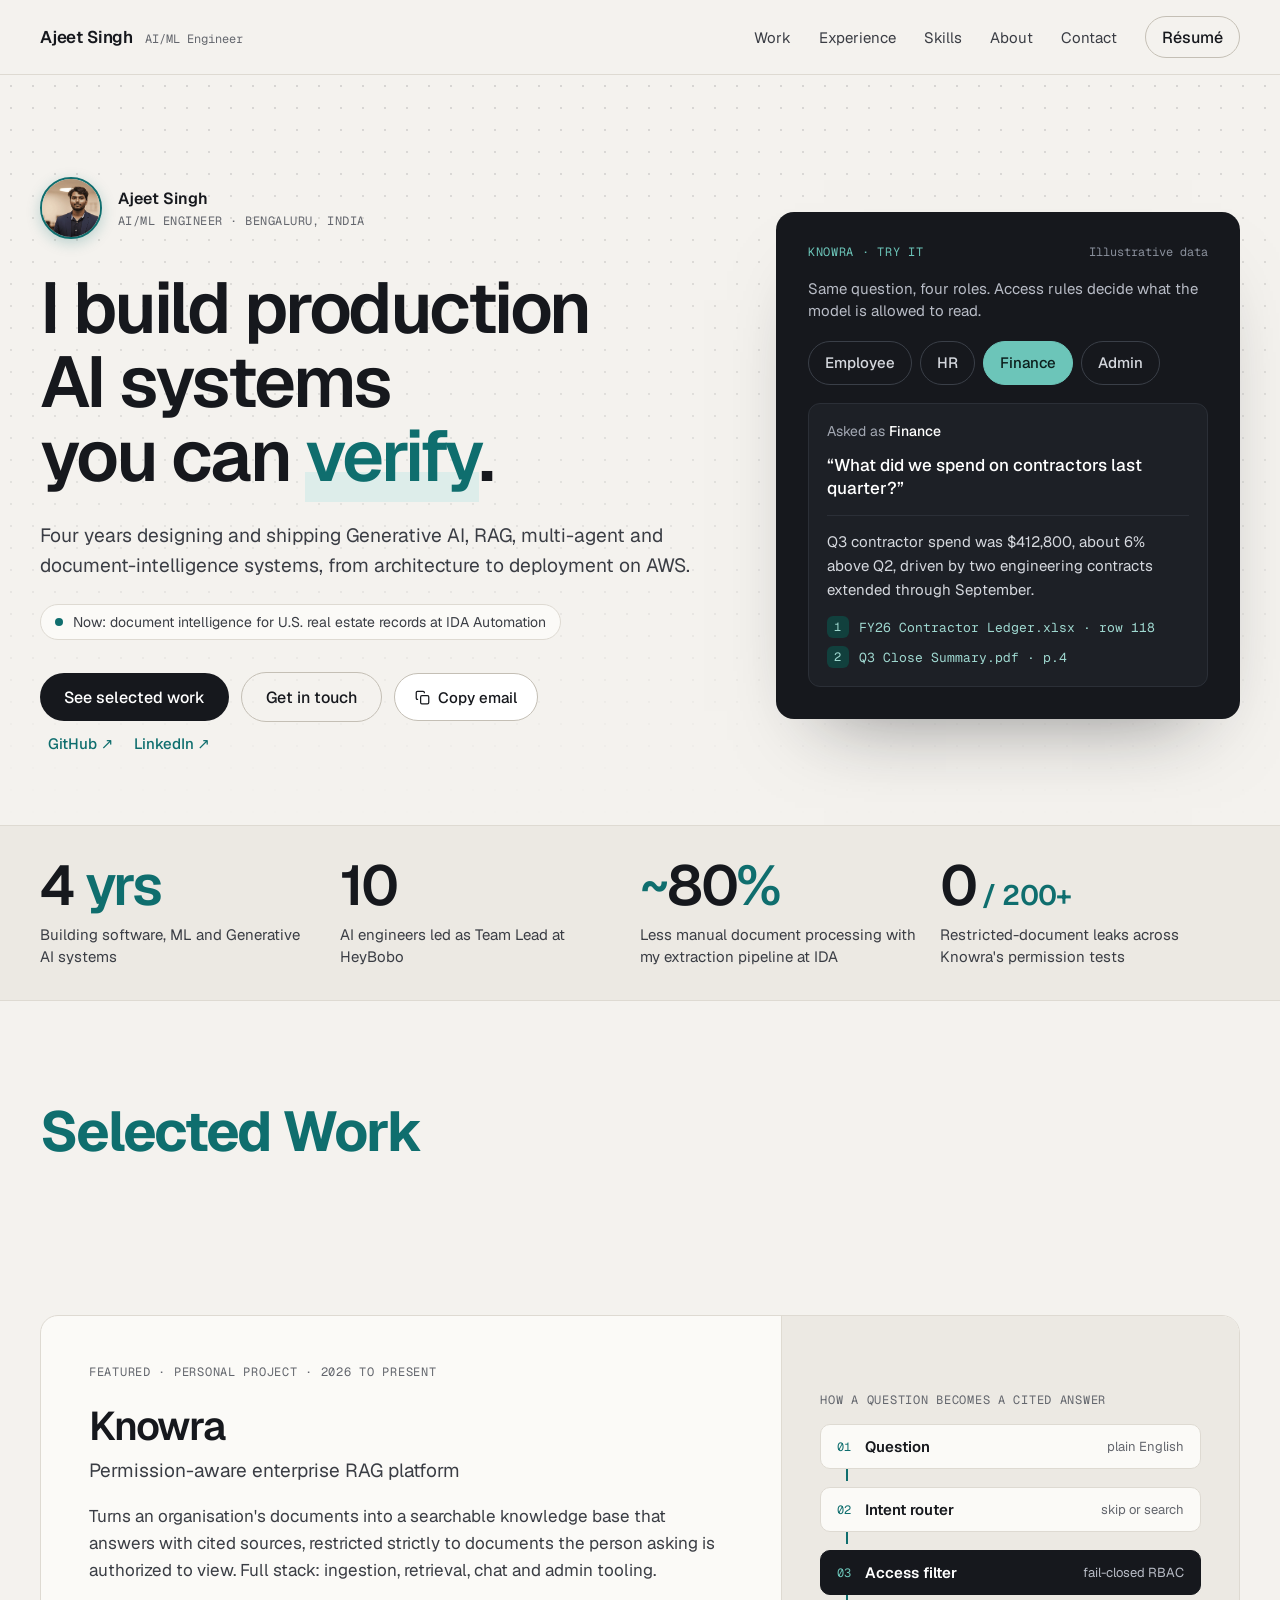
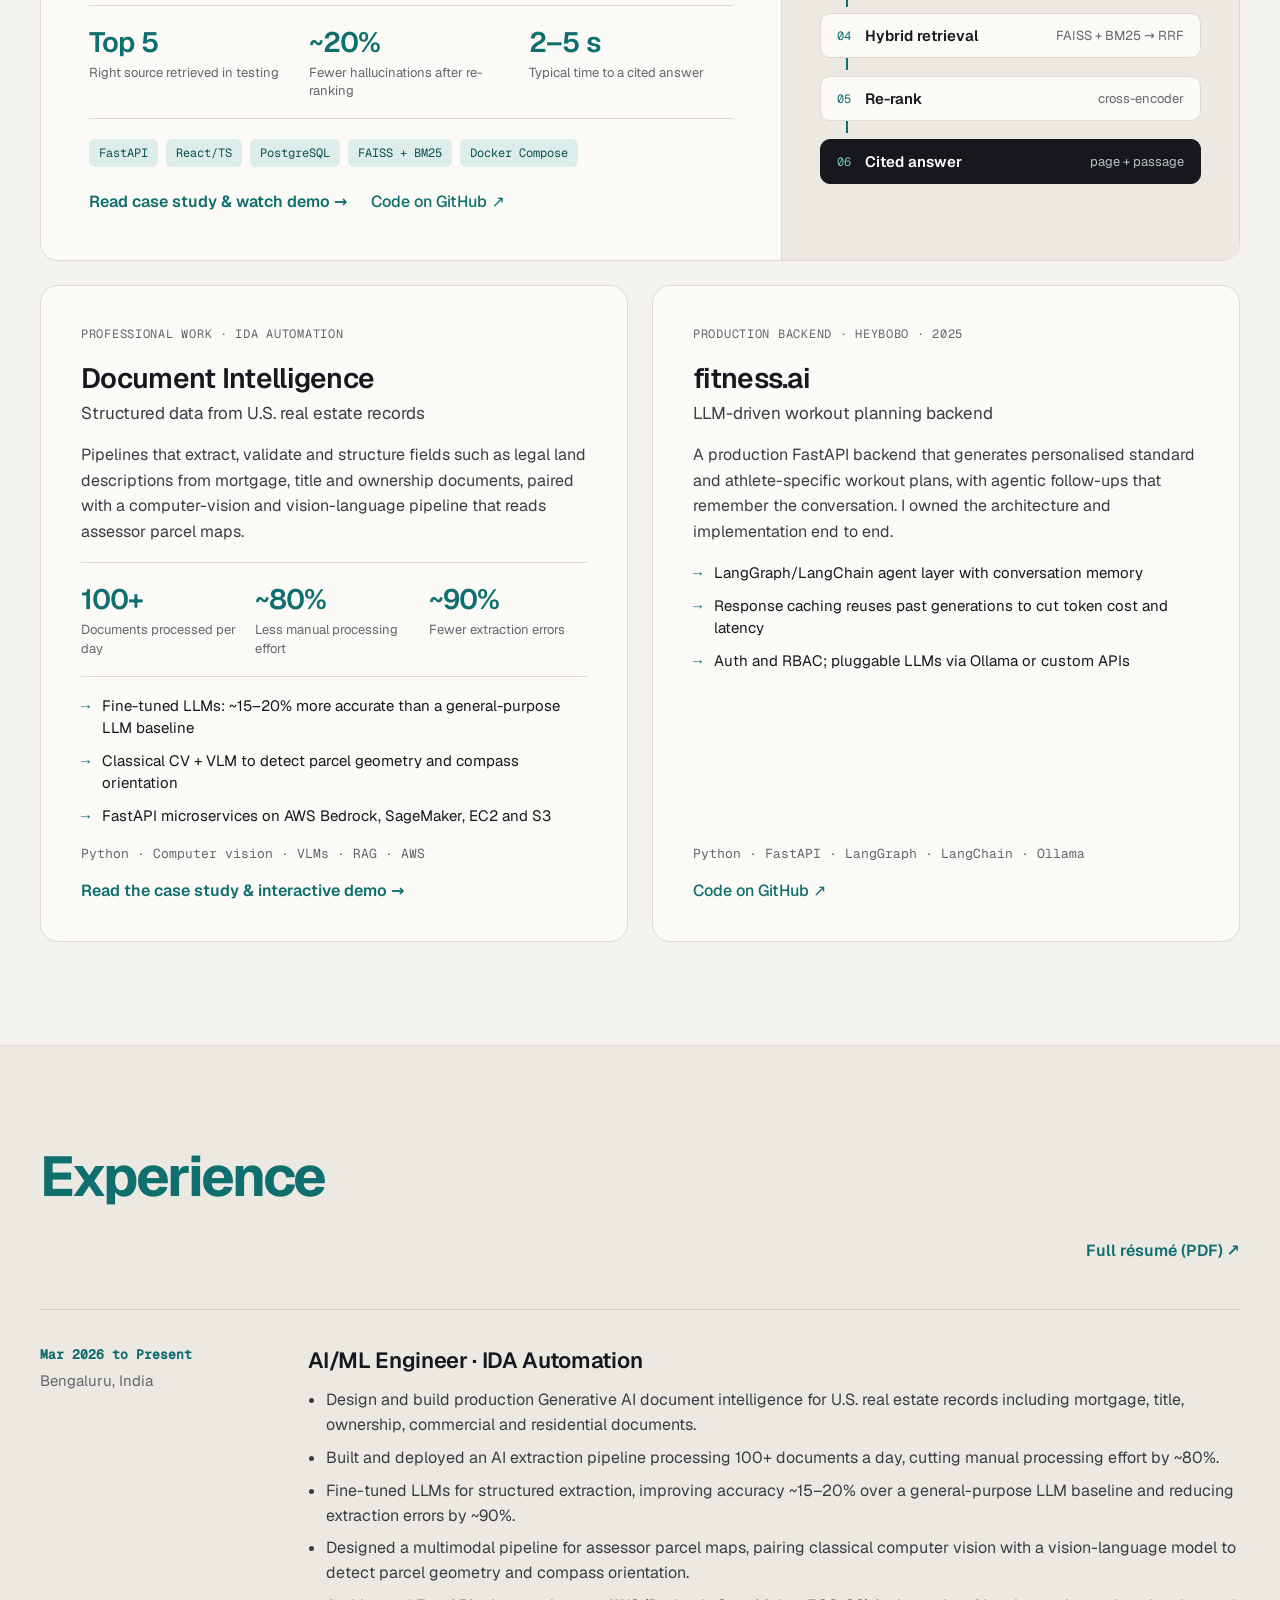
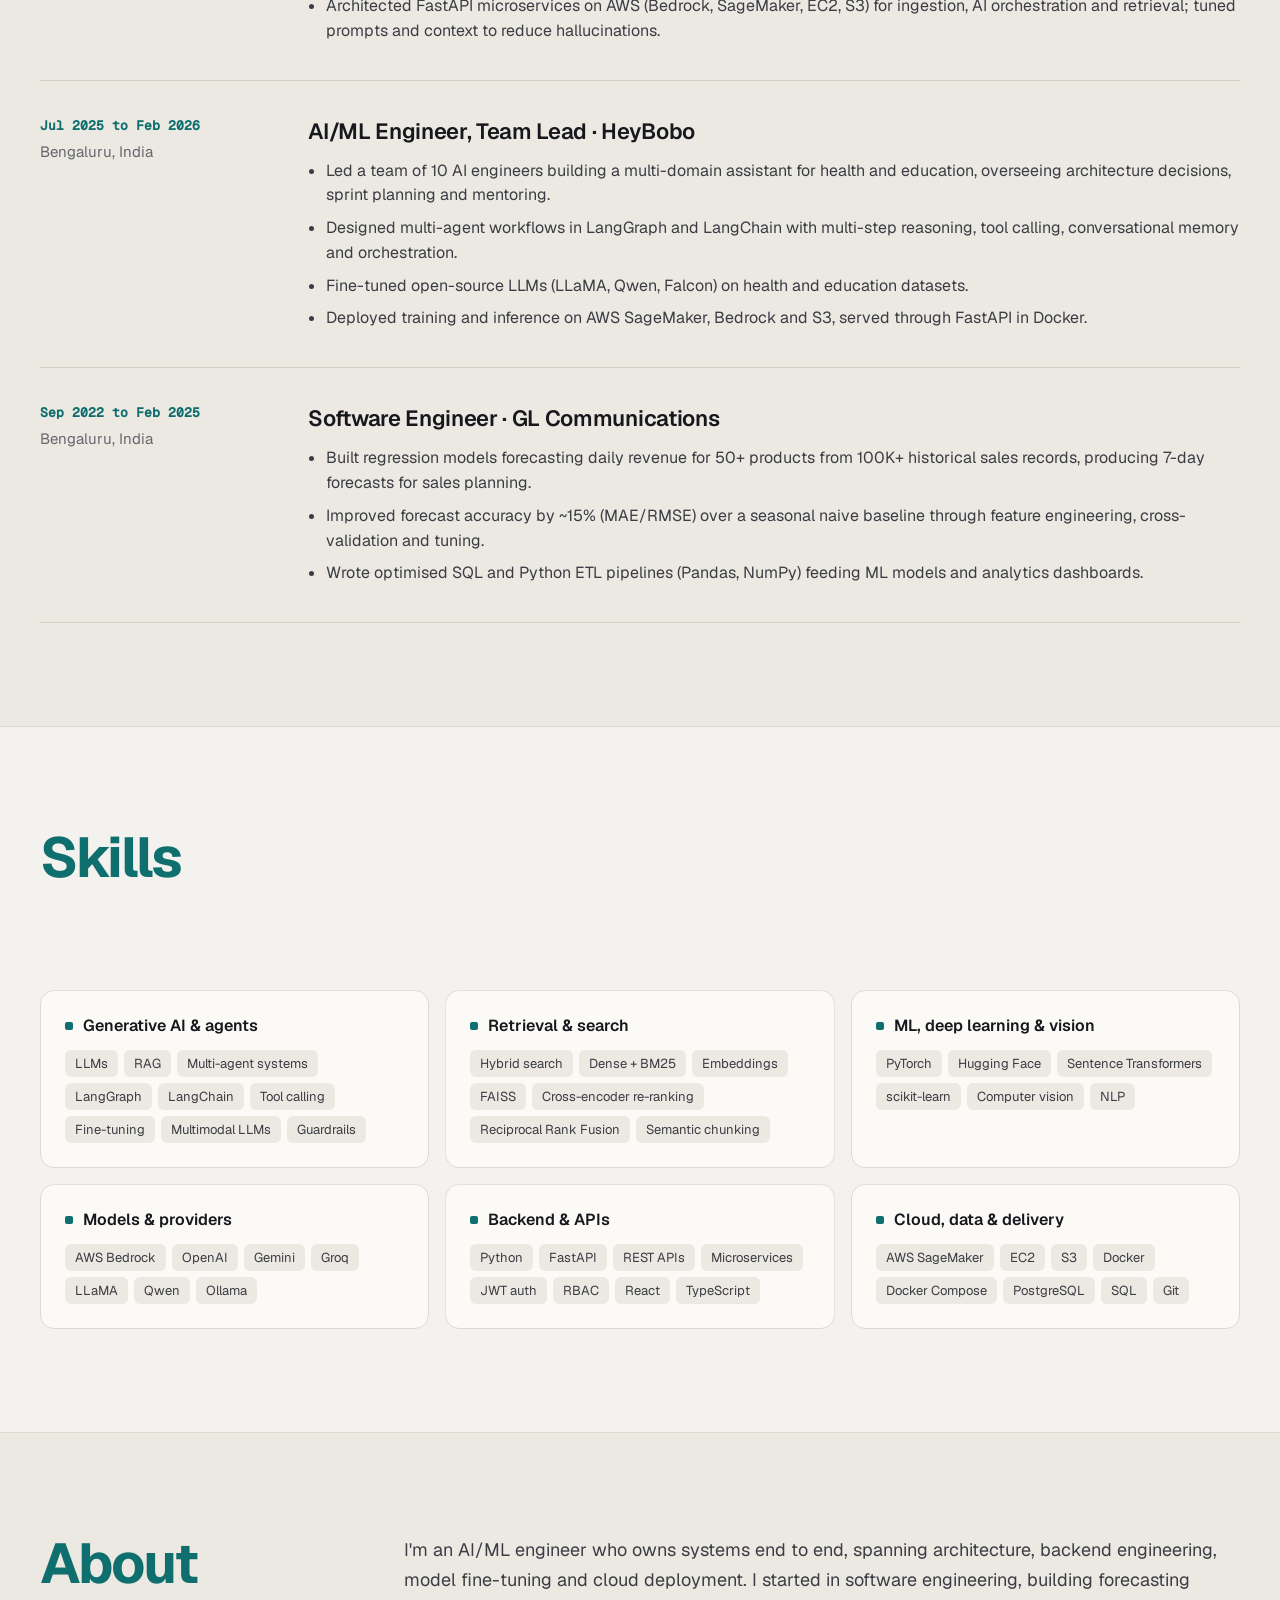
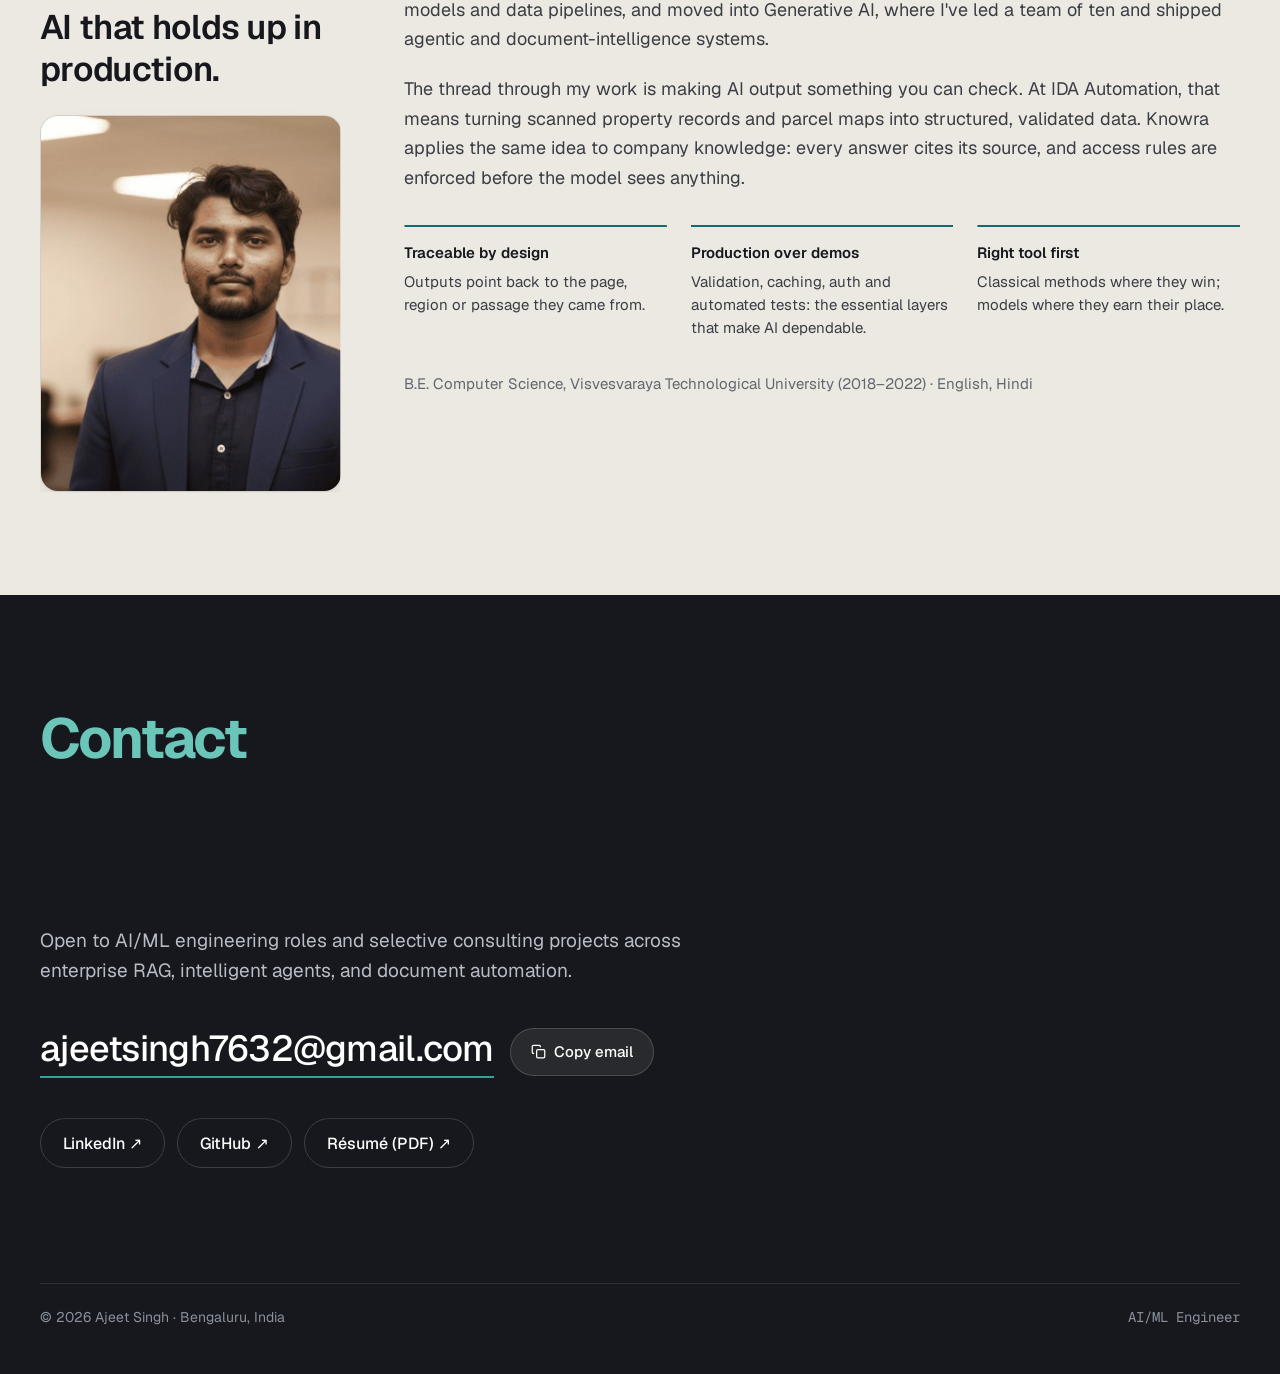
<file: index.html>
<!DOCTYPE html>
<html lang="en">
<head>
  <meta charset="utf-8">
  <meta http-equiv="refresh" content="0; url=site/index.html">
  <link rel="canonical" href="site/index.html">
  <title>Ajeet Singh - Portfolio</title>
  <script>
    window.location.replace("site/index.html" + window.location.search + window.location.hash);
  </script>
</head>
<body style="background:#0F1115;color:#E8E9EC;font-family:sans-serif;display:flex;align-items:center;justify-content:center;height:100vh;margin:0;">
  <p>Loading Portfolio... <a href="site/index.html" style="color:#0F6E6E;">Click here if you are not redirected automatically</a>.</p>
</body>
</html>
</file>
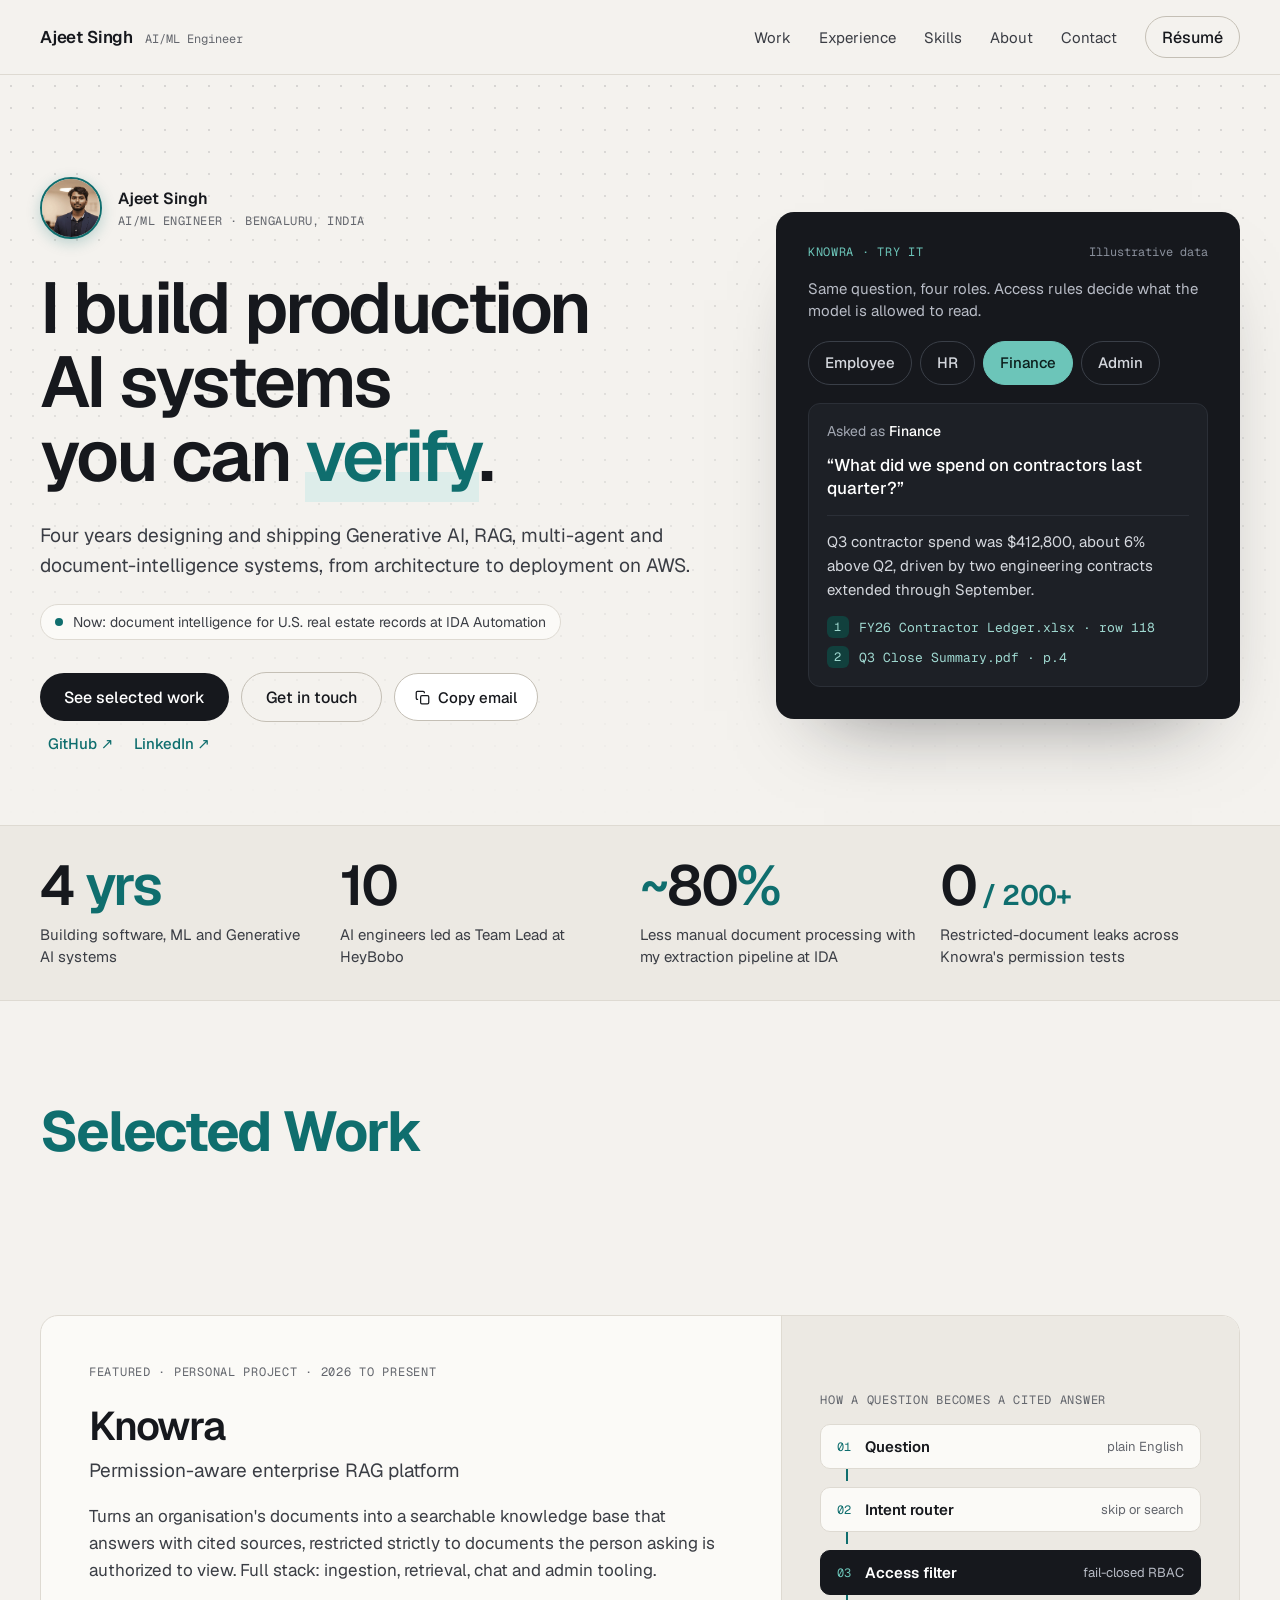
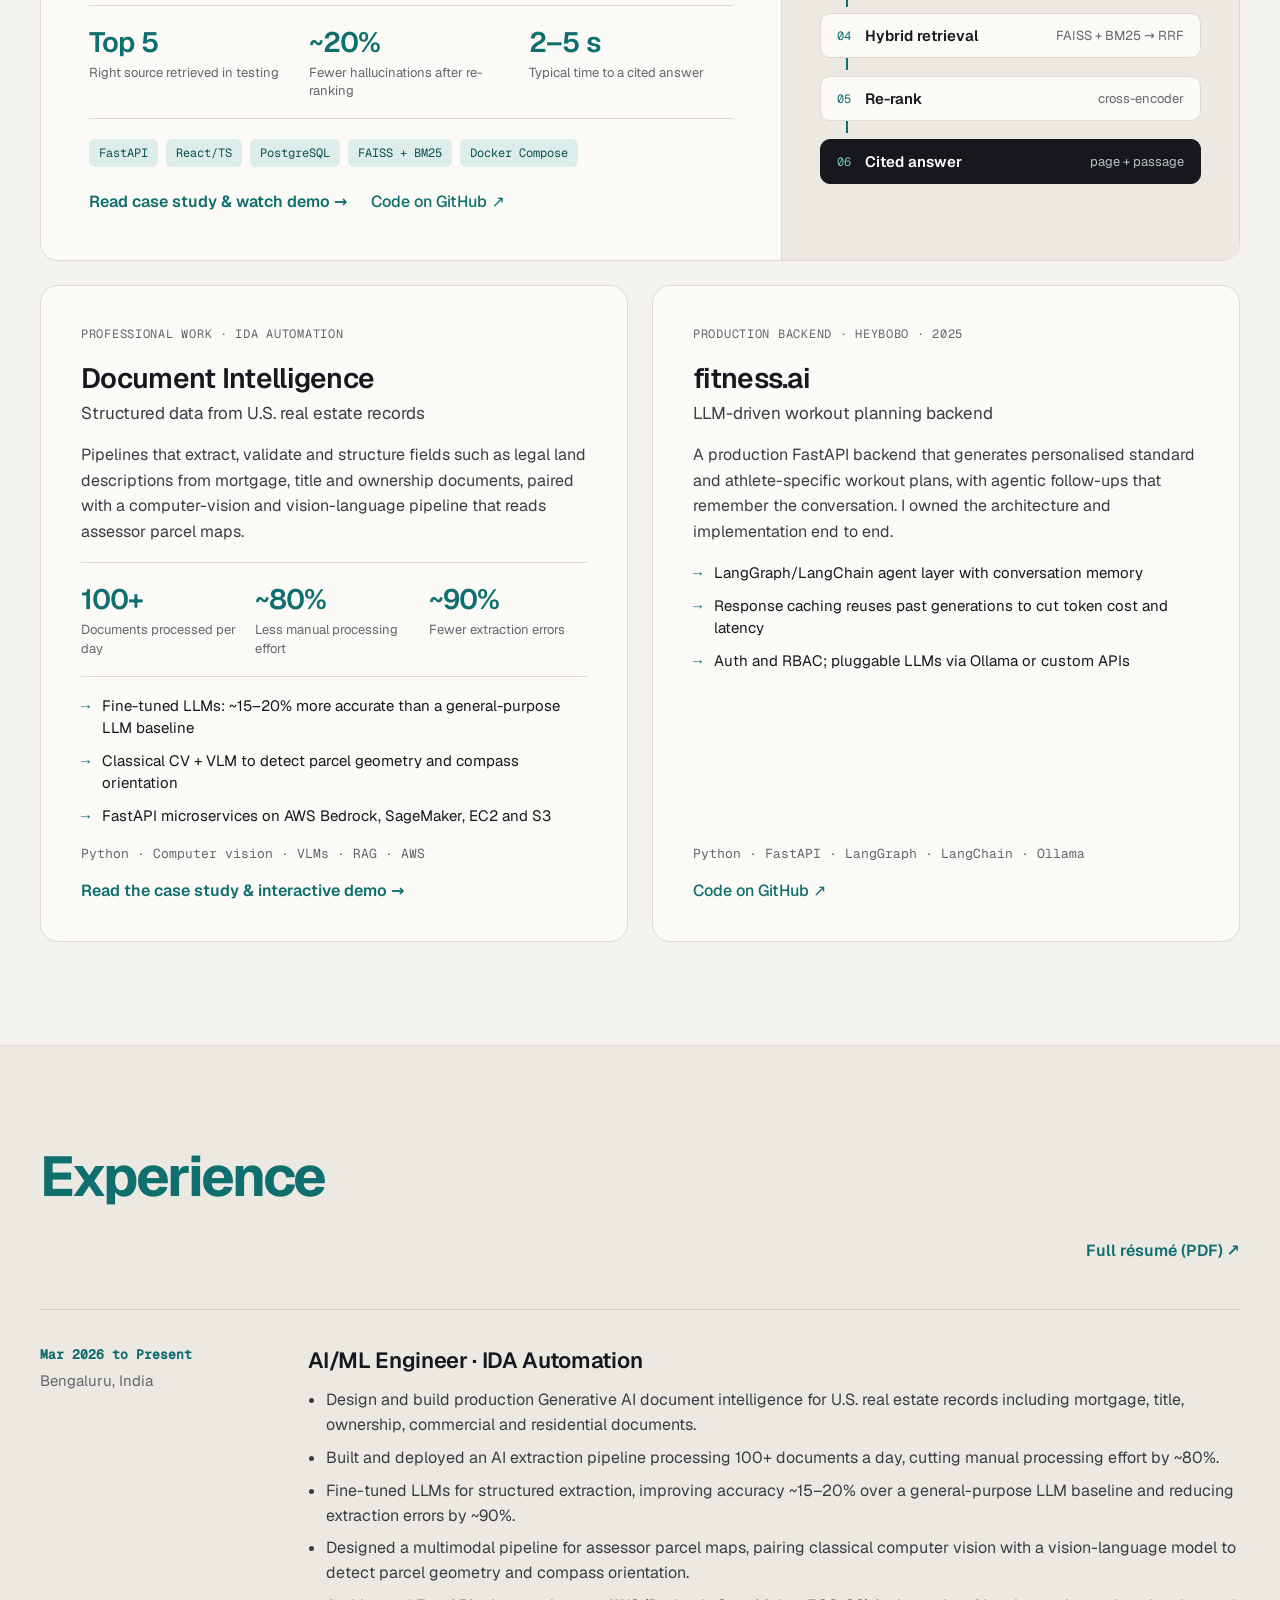
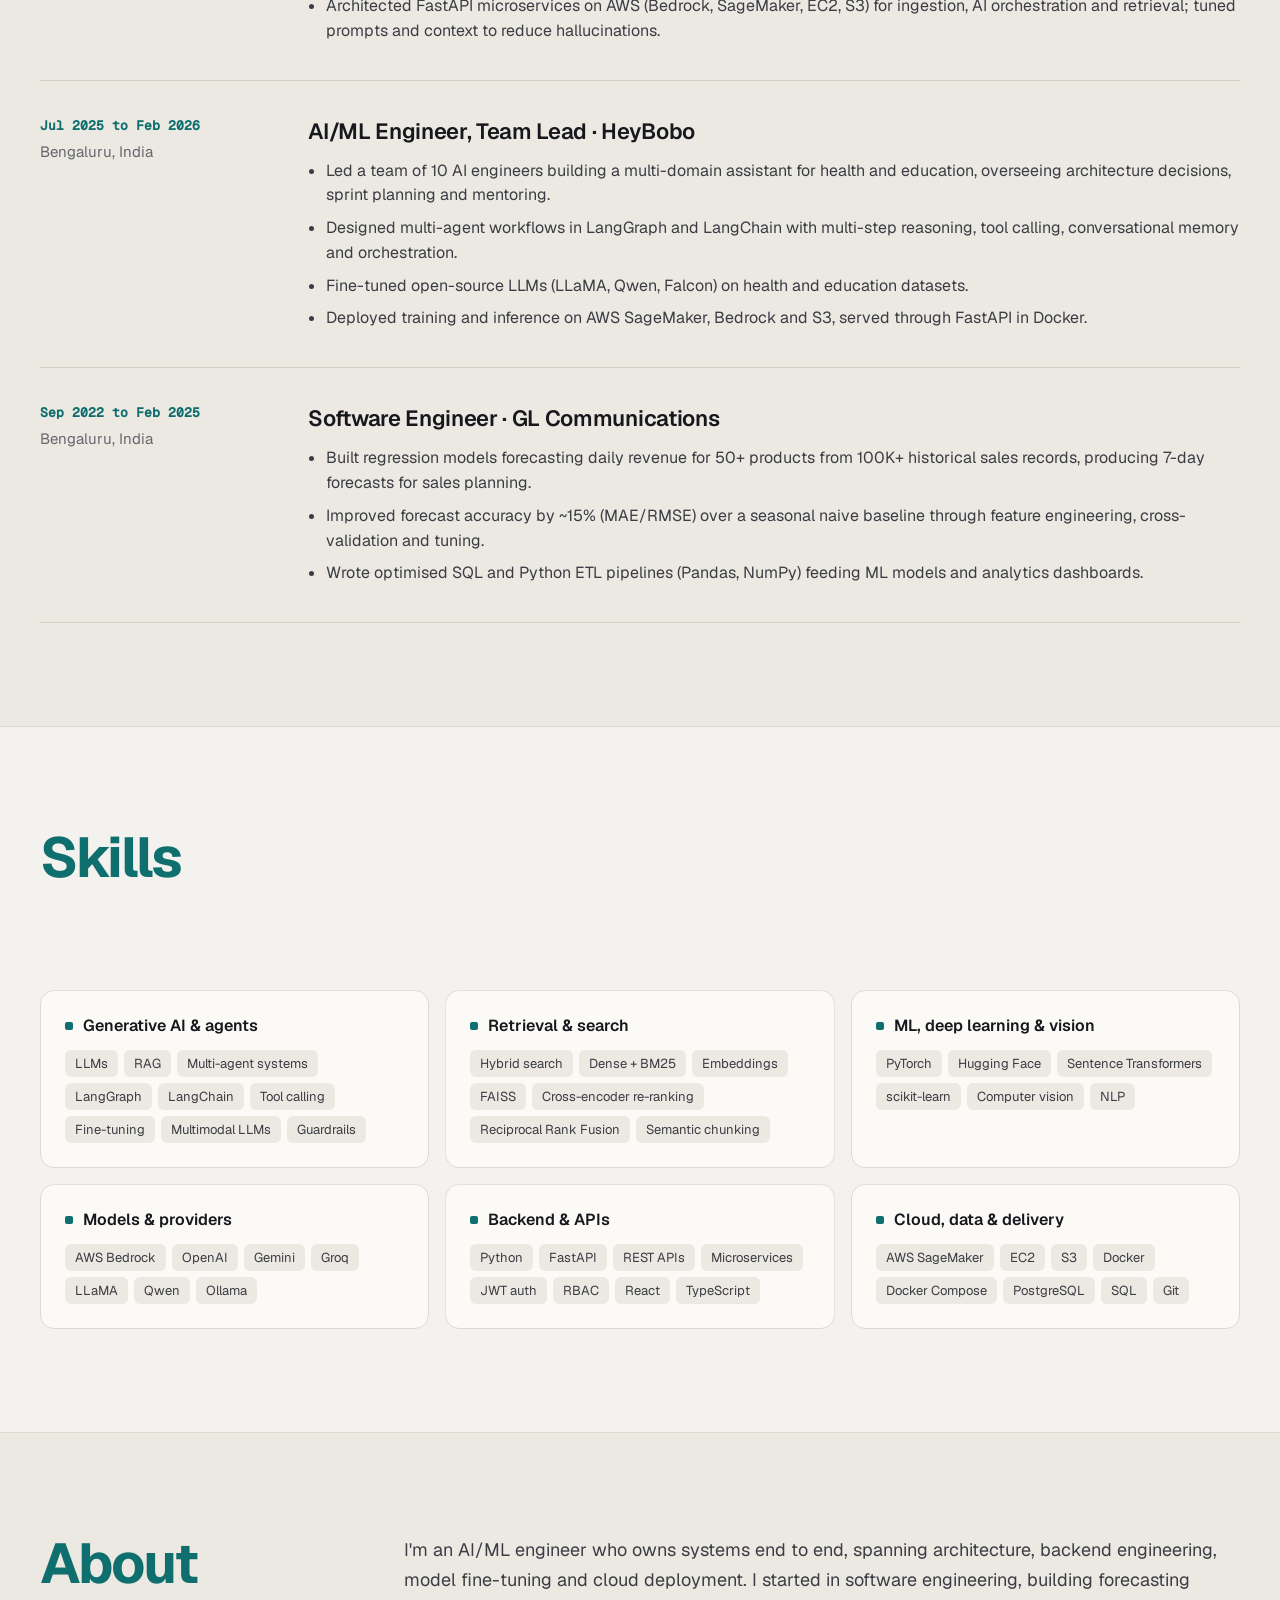
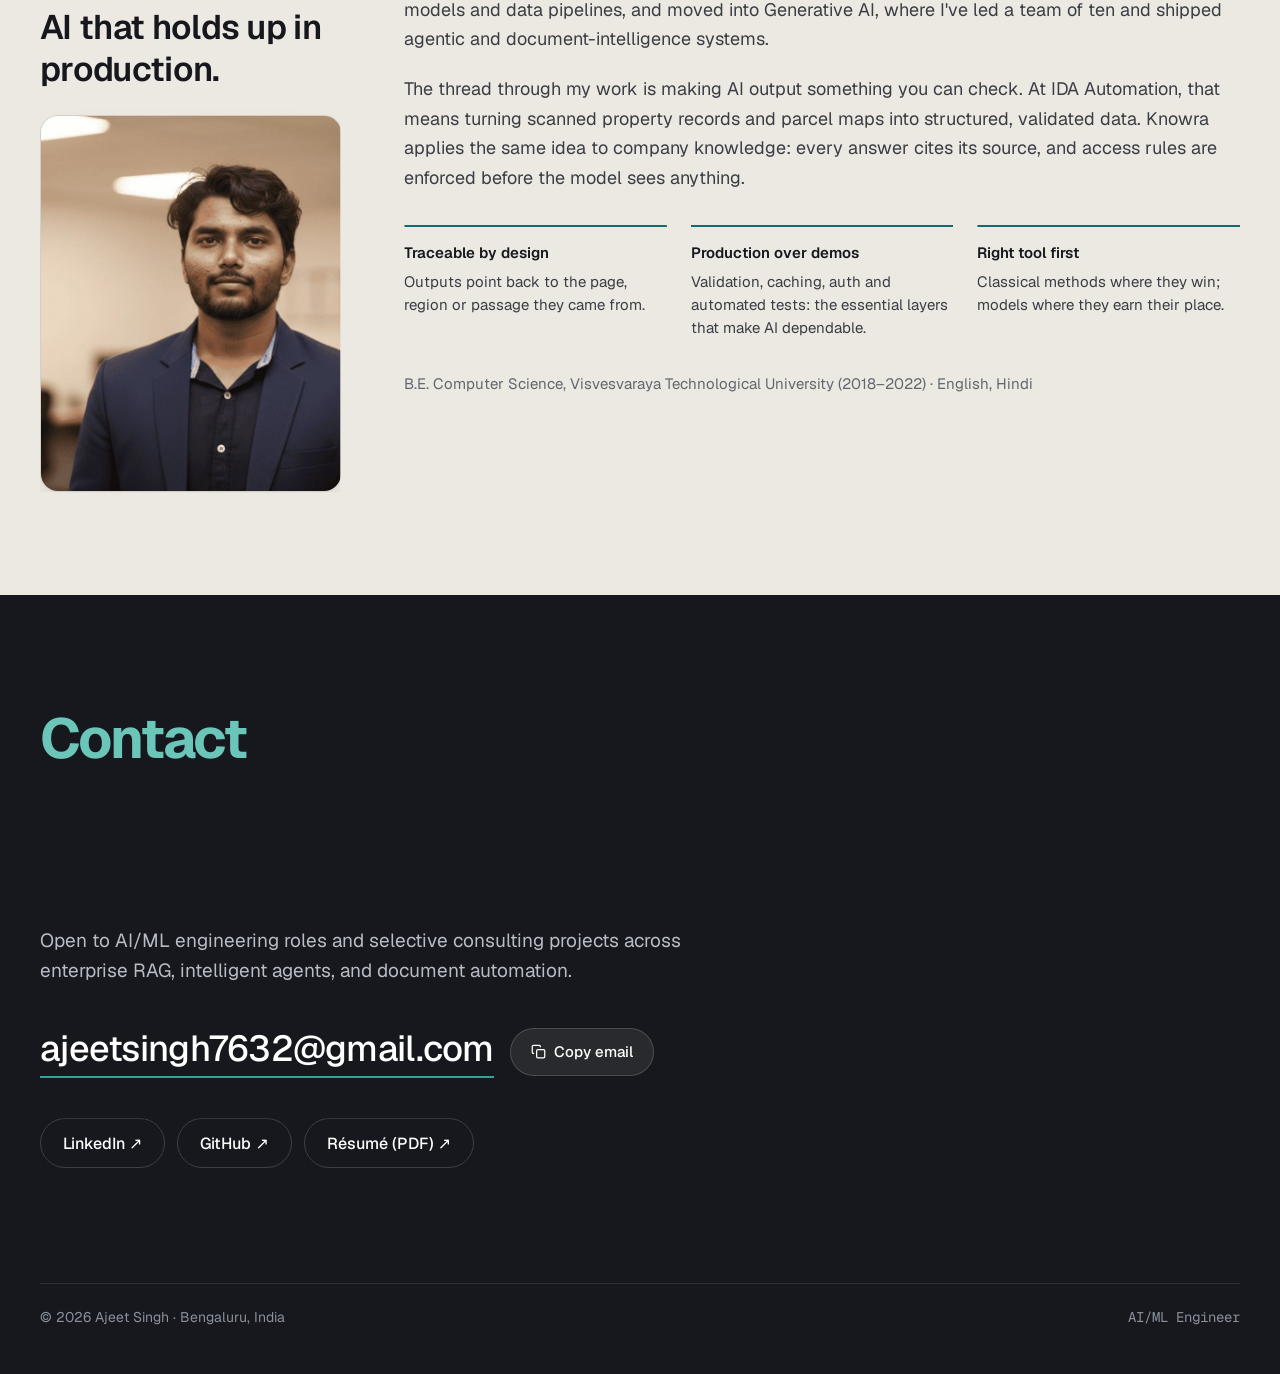
<file: site/index.html>
<!doctype html>
<html lang="en">
<head>
<meta charset="utf-8">
<meta name="viewport" content="width=device-width, initial-scale=1">
<title>Ajeet Singh | AI/ML Engineer</title>
<meta name="description" content="Ajeet Singh, AI/ML Engineer in Bengaluru building production Generative AI, RAG, multi-agent and document-intelligence systems.">
<link rel="icon" type="image/svg+xml" href="assets/favicon.svg">

<!-- OpenGraph / Social Cards -->
<meta property="og:type" content="website">
<meta property="og:title" content="Ajeet Singh | AI/ML Engineer">
<meta property="og:description" content="Ajeet Singh, AI/ML Engineer in Bengaluru building production Generative AI, RAG, multi-agent and document-intelligence systems.">
<meta property="og:image" content="assets/og-image.svg">
<meta name="twitter:card" content="summary_large_image">
<meta name="twitter:title" content="Ajeet Singh | AI/ML Engineer">
<meta name="twitter:description" content="Ajeet Singh, AI/ML Engineer in Bengaluru building production Generative AI, RAG, multi-agent and document-intelligence systems.">
<meta name="twitter:image" content="assets/og-image.svg">
<meta name="theme-color" content="#F4F2EE">

<link rel="stylesheet" href="assets/fonts/fonts.css">

<!-- JSON-LD Structured Data -->
<script type="application/ld+json">
{
  "@context": "https://schema.org",
  "@type": "Person",
  "name": "Ajeet Singh",
  "jobTitle": "AI/ML Engineer",
  "address": {
    "@type": "PostalAddress",
    "addressLocality": "Bengaluru",
    "addressCountry": "India"
  },
  "email": "ajeetsingh7632@gmail.com",
  "url": "https://github.com/Ajeeetsingh",
  "sameAs": [
    "https://github.com/Ajeeetsingh",
    "https://www.linkedin.com/in/ajeet-singh-66810616a"
  ],
  "knowsAbout": [
    "Generative AI",
    "Retrieval-Augmented Generation (RAG)",
    "Multi-Agent Systems",
    "Document Intelligence",
    "FastAPI",
    "LangGraph",
    "Computer Vision",
    "AWS SageMaker & Bedrock"
  ]
}
</script>

<style>
/* Base Styles */
body {
  margin: 0;
  background: #F4F2EE;
  color: #16181D;
  font-family: 'Geist', ui-sans-serif, system-ui, -apple-system, 'Segoe UI', sans-serif;
  -webkit-font-smoothing: antialiased;
  text-rendering: optimizeLegibility;
}
a { color: #0F6E6E; text-decoration: none; }
a:hover { color: #0B5252; }
h1, h2, h3, h4, p, ul, ol { margin: 0; }
.navlink { color: #3A3D44; text-decoration: none; }
.navlink:hover { color: #16181D; }
.btn-dark {
  display: inline-flex; align-items: center; min-height: 48px; padding: 0 24px;
  background: #16181D; color: #FFFFFF; border-radius: 999px; text-decoration: none; font-weight: 500; font-size: 16px;
  transition: background .2s ease;
}
.btn-dark:hover { background: #2B2F37 !important; }
.btn-line {
  display: inline-flex; align-items: center; min-height: 48px; padding: 0 24px;
  border: 1px solid #C4BFB5; color: #16181D; border-radius: 999px; text-decoration: none; font-weight: 500; font-size: 16px;
  transition: border-color .2s ease, background .2s ease;
}
.btn-line:hover { border-color: #16181D !important; background: rgba(22, 24, 29, 0.03); }
.arrow { text-decoration: none; font-weight: 500; }
.arrow:hover { text-decoration: underline; text-underline-offset: 4px; }
.role-btn { cursor: pointer; font: inherit; transition: background .2s ease, color .2s ease, border-color .2s ease; }
.onDark { color: #FFFFFF; text-decoration: none; }
.onDark:hover { color: #9FD8D0; }
.dots {
  background-image: radial-gradient(rgba(22,24,29,.13) 1px, transparent 1.2px);
  background-size: 22px 22px;
  -webkit-mask-image: linear-gradient(180deg, #000 0%, rgba(0,0,0,.55) 60%, transparent 100%);
  mask-image: linear-gradient(180deg, #000 0%, rgba(0,0,0,.55) 60%, transparent 100%);
}
.lift {
  transition: transform .35s cubic-bezier(.16, 1, .3, 1), box-shadow .35s ease, border-color .35s ease;
}
.lift:hover {
  transform: translateY(-6px);
  box-shadow: 0 24px 48px -28px rgba(22, 24, 29, .35);
  border-color: #C4BFB5 !important;
}
.pulse { animation: pulse 2.4s ease-in-out infinite; }
@keyframes pulse {
  0%, 100% { box-shadow: 0 0 0 0 rgba(15, 110, 110, .45); }
  50% { box-shadow: 0 0 0 6px rgba(15, 110, 110, 0); }
}
.flow { animation: flow 3.2s ease-in-out infinite; }
@keyframes flow { 0%, 100% { opacity: .35; } 50% { opacity: 1; } }
:focus-visible { outline: 2px solid #0F6E6E; outline-offset: 3px; border-radius: 4px; }
@media (prefers-reduced-motion: reduce) {
  .lift, .lift:hover { transition: none; transform: none; }
  .pulse, .flow { animation: none; }
}
@media (prefers-reduced-motion: no-preference) {
  .fade { animation: fadeIn .35s ease; }
}
@keyframes fadeIn {
  from { opacity: 0; transform: translateY(4px); }
  to { opacity: 1; transform: none; }
}

/* Copy Email & Toast */
.copy-btn {
  cursor: pointer;
  display: inline-flex;
  align-items: center;
  gap: 8px;
  font-family: inherit;
  font-size: 15px;
  font-weight: 500;
  background: rgba(255, 255, 255, 0.08);
  border: 1px solid rgba(255, 255, 255, 0.16);
  color: #FFFFFF;
  padding: 0 20px;
  min-height: 48px;
  border-radius: 999px;
  transition: all .2s ease;
}
.copy-btn:hover {
  background: rgba(255, 255, 255, 0.18);
  border-color: #6CC5B9;
  color: #6CC5B9;
}
.copy-btn-light {
  cursor: pointer;
  display: inline-flex;
  align-items: center;
  gap: 8px;
  font-family: inherit;
  font-size: 15px;
  font-weight: 500;
  background: #FFFFFF;
  border: 1px solid #C4BFB5;
  color: #16181D;
  padding: 0 20px;
  min-height: 48px;
  border-radius: 999px;
  transition: all .2s ease;
}
.copy-btn-light:hover {
  border-color: #0F6E6E;
  color: #0F6E6E;
  background: #F7FAF9;
}
.toast-container {
  position: fixed;
  bottom: 24px;
  right: 24px;
  z-index: 1000;
  pointer-events: none;
  transition: transform .3s cubic-bezier(.16, 1, .3, 1), opacity .3s ease;
  transform: translateY(20px);
  opacity: 0;
}
.toast-container.show {
  transform: translateY(0);
  opacity: 1;
  pointer-events: auto;
}
.toast-body {
  background: #16181D;
  color: #FFFFFF;
  border: 1px solid #2B2F37;
  box-shadow: 0 16px 32px rgba(0,0,0,0.4);
  padding: 12px 20px;
  border-radius: 999px;
  display: flex;
  align-items: center;
  gap: 10px;
  font-size: 14px;
  font-weight: 500;
}
.toast-check {
  color: #6CC5B9;
  font-weight: 700;
}
</style>
</head>
<body>
<div class="sc-host" data-sc-name="Main">
<div style="background: rgb(244, 242, 238); color: rgb(22, 24, 29); min-height: 100vh;">
  <!-- Scroll Progress Indicator -->
  <div data-progress="bar" aria-hidden="true" style="position: fixed; top: 0px; left: 0px; right: 0px; height: 3px; background: rgb(15, 110, 110); transform-origin: 0px 50%; transform: scaleX(0); z-index: 30;"></div>

  <!-- Header -->
  <header style="position: sticky; top: 0px; z-index: 10; background: rgba(244, 242, 238, 0.9); backdrop-filter: blur(8px); border-bottom: 1px solid rgb(222, 218, 210);">
    <nav aria-label="Primary" style="max-width: 1200px; margin: 0px auto; padding: 16px clamp(16px, 4vw, 40px); display: flex; align-items: center; justify-content: space-between; gap: 16px; flex-wrap: wrap;">
      <a href="#top" class="navlink" style="display: flex; align-items: baseline; gap: 12px; text-decoration: none;">
        <span style="font-weight: 600; font-size: 17px; letter-spacing: -0.01em; color: rgb(22, 24, 29);">Ajeet Singh</span>
        <span style="font-family: 'Geist Mono', ui-monospace, monospace; font-size: 12px; color: rgb(99, 102, 109);">AI/ML Engineer</span>
      </a>
      <div style="display: flex; align-items: center; gap: clamp(14px, 2.4vw, 28px); flex-wrap: wrap; font-size: 15px;">
        <a href="#work" class="navlink">Work</a>
        <a href="#experience" class="navlink">Experience</a>
        <a href="#skills" class="navlink">Skills</a>
        <a href="#about" class="navlink">About</a>
        <a href="#contact" class="navlink">Contact</a>
        <a href="Ajeet-Singh-Resume.pdf" target="_blank" rel="noopener" class="btn-line" style="display: inline-flex; align-items: center; min-height: 40px; padding: 0px 16px; border: 1px solid rgb(196, 191, 181); border-radius: 999px; color: rgb(22, 24, 29); text-decoration: none; font-weight: 500;">Résumé</a>
      </div>
    </nav>
  </header>

  <main id="top">
    <!-- Hero Section -->
    <section style="position: relative; overflow: hidden;">
      <div class="dots" aria-hidden="true" style="position: absolute; inset: 0px; pointer-events: none;"></div>
      <div style="position: relative; max-width: 1200px; margin: 0px auto; padding: clamp(56px, 8vw, 104px) clamp(16px, 4vw, 40px) clamp(48px, 6vw, 72px); display: flex; flex-wrap: wrap; gap: 48px 56px; align-items: center;">
        
        <div style="flex: 999 1 520px; min-width: 0px;">
          <!-- Profile Picture & Intro Tag -->
          <div data-reveal="fade" style="display: flex; align-items: center; gap: 16px; flex-wrap: wrap;">
            <div style="width: 58px; height: 58px; border-radius: 50%; overflow: hidden; border: 2px solid #0F6E6E; box-shadow: 0 4px 14px rgba(15, 110, 110, 0.25); flex-shrink: 0; background: #DDEDEA;">
              <img src="assets/profile_imag.jpeg" alt="Ajeet Singh" style="width: 100%; height: 100%; object-fit: cover;">
            </div>
            <div style="display: flex; flex-direction: column; gap: 4px;">
              <p style="font-weight: 600; font-size: 16px;">Ajeet Singh</p>
              <p style="font-family: 'Geist Mono', ui-monospace, monospace; font-size: 12px; letter-spacing: 0.04em; text-transform: uppercase; color: rgb(99, 102, 109);">AI/ML Engineer · Bengaluru, India</p>
            </div>
          </div>

          <h1 data-reveal="up" data-reveal-delay="100" style="margin-top: 32px; font-size: clamp(40px, 5.6vw, 76px); line-height: 1.03; letter-spacing: -0.035em; font-weight: 600; max-width: 15ch; text-wrap: balance;">
            I build production AI systems you can <span style="color: rgb(15, 110, 110); background: linear-gradient(transparent 68%, rgb(221, 237, 234) 68%);">verify</span>.
          </h1>
          
          <p data-reveal="up" data-reveal-delay="220" style="margin-top: 28px; max-width: 54ch; font-size: clamp(17px, 1.5vw, 20px); line-height: 1.55; color: rgb(58, 61, 68); text-wrap: pretty;">
            Four years designing and shipping Generative AI, RAG, multi-agent and document-intelligence systems, from architecture to deployment on AWS.
          </p>

          <div data-reveal="up" data-reveal-delay="320" style="margin-top: 24px; display: inline-flex; align-items: center; gap: 10px; padding: 8px 14px; border: 1px solid rgb(222, 218, 210); border-radius: 999px; background: rgb(251, 250, 247); font-size: 14px; color: rgb(58, 61, 68);">
            <span class="pulse" aria-hidden="true" style="width: 8px; height: 8px; border-radius: 50%; background: rgb(15, 110, 110); display: inline-block;"></span>
            <span>Now: document intelligence for U.S. real estate records at IDA Automation</span>
          </div>

          <div data-reveal="up" data-reveal-delay="420" style="margin-top: 32px; display: flex; flex-wrap: wrap; gap: 12px; align-items: center;">
            <a href="#work" class="btn-dark">See selected work</a>
            <a href="#contact" class="btn-line">Get in touch</a>
            <button type="button" class="copy-btn-light" data-copy="ajeetsingh7632@gmail.com" title="Copy email address">
              <svg width="15" height="15" viewBox="0 0 24 24" fill="none" stroke="currentColor" stroke-width="2"><rect x="9" y="9" width="13" height="13" rx="2" ry="2"></rect><path d="M5 15H4a2 2 0 0 1-2-2V4a2 2 0 0 1 2-2h9a2 2 0 0 1 2 2v1"></path></svg>
              <span>Copy email</span>
            </button>
            <div style="display: flex; gap: 20px; margin-left: 8px; font-size: 15px;">
              <a href="https://github.com/Ajeeetsingh" target="_blank" rel="noopener" class="arrow">GitHub ↗</a>
              <a href="https://www.linkedin.com/in/ajeet-singh-66810616a" target="_blank" rel="noopener" class="arrow">LinkedIn ↗</a>
            </div>
          </div>
        </div>

        <!-- Live Knowra Simulation Card -->
        <div data-reveal="right" data-reveal-delay="300" style="flex: 1 1 400px; min-width: 0px; padding: clamp(20px, 2.6vw, 32px); background: rgb(22, 24, 29); color: rgb(232, 233, 236); border-radius: 18px; display: flex; flex-direction: column; gap: 18px; box-shadow: rgba(22, 24, 29, 0.55) 0px 40px 80px -48px;">
          <div style="display: flex; justify-content: space-between; align-items: center; gap: 12px; flex-wrap: wrap;">
            <p style="font-family: 'Geist Mono', ui-monospace, monospace; font-size: 12px; text-transform: uppercase; letter-spacing: 0.06em; color: rgb(108, 197, 185);">Knowra · try it</p>
            <p style="font-family: 'Geist Mono', ui-monospace, monospace; font-size: 12px; color: rgb(138, 144, 156);">Illustrative data</p>
          </div>
          <p style="font-size: 15px; color: rgb(184, 188, 198); line-height: 1.5;">Same question, four roles. Access rules decide what the model is allowed to read.</p>
          <div role="group" aria-label="Ask as role" style="display: flex; flex-wrap: wrap; gap: 8px;">
            <button type="button" class="role-btn" aria-pressed="false" style="min-height: 44px; padding: 0px 16px; border-radius: 999px; font-size: 15px; font-weight: 500; border: 1px solid rgb(58, 63, 72); background: transparent; color: rgb(213, 216, 222);">Employee</button>
            <button type="button" class="role-btn" aria-pressed="false" style="min-height: 44px; padding: 0px 16px; border-radius: 999px; font-size: 15px; font-weight: 500; border: 1px solid rgb(58, 63, 72); background: transparent; color: rgb(213, 216, 222);">HR</button>
            <button type="button" class="role-btn" aria-pressed="true" style="min-height: 44px; padding: 0px 16px; border-radius: 999px; font-size: 15px; font-weight: 500; border: 1px solid rgb(108, 197, 185); background: rgb(108, 197, 185); color: rgb(12, 31, 29);">Finance</button>
            <button type="button" class="role-btn" aria-pressed="false" style="min-height: 44px; padding: 0px 16px; border-radius: 999px; font-size: 15px; font-weight: 500; border: 1px solid rgb(58, 63, 72); background: transparent; color: rgb(213, 216, 222);">Admin</button>
          </div>
          <div style="border: 1px solid rgb(43, 47, 55); border-radius: 12px; background: rgb(29, 32, 38); padding: 18px; display: flex; flex-direction: column; gap: 14px;">
            <p style="font-size: 14px; color: rgb(163, 168, 179);">Asked as <span style="color: rgb(255, 255, 255); font-weight: 500;">Finance</span></p>
            <p style="font-size: 17px; color: rgb(255, 255, 255); font-weight: 500; line-height: 1.4;">“What did we spend on contractors last quarter?”</p>
            <div style="height: 1px; background: rgb(43, 47, 55);"></div>
            <p class="fade" style="font-size: 15px; line-height: 1.6; color: rgb(213, 216, 222);">Q3 contractor spend was $412,800, about 6% above Q2, driven by two engineering contracts extended through September.</p>
            <div style="display: flex; flex-direction: column; gap: 8px;">
              <div style="display: flex; gap: 10px; align-items: center; font-family: 'Geist Mono', ui-monospace, monospace; font-size: 13px; color: rgb(159, 216, 208);">
                <span style="display: inline-flex; align-items: center; justify-content: center; width: 22px; height: 22px; border-radius: 6px; background: rgb(17, 64, 61); color: rgb(159, 216, 208); font-size: 12px;">1</span>
                <span>FY26 Contractor Ledger.xlsx · row 118</span>
              </div>
              <div style="display: flex; gap: 10px; align-items: center; font-family: 'Geist Mono', ui-monospace, monospace; font-size: 13px; color: rgb(159, 216, 208);">
                <span style="display: inline-flex; align-items: center; justify-content: center; width: 22px; height: 22px; border-radius: 6px; background: rgb(17, 64, 61); color: rgb(159, 216, 208); font-size: 12px;">2</span>
                <span>Q3 Close Summary.pdf · p.4</span>
              </div>
            </div>
          </div>
        </div>
      </div>
    </section>

    <!-- At a Glance Metrics Strip -->
    <section aria-label="At a glance" style="border-top: 1px solid rgb(222, 218, 210); border-bottom: 1px solid rgb(222, 218, 210); background: rgb(236, 233, 227);">
      <div style="max-width: 1200px; margin: 0px auto; padding: 0px clamp(16px, 4vw, 40px); display: grid; grid-template-columns: repeat(auto-fit, minmax(min(220px, 100%), 1fr));">
        <div data-reveal="up" style="padding: 32px 24px 32px 0px;">
          <p style="font-size: clamp(40px, 4.4vw, 56px); font-weight: 600; letter-spacing: -0.04em; line-height: 1; color: rgb(22, 24, 29);"><span data-count="4">4</span><span style="color: rgb(15, 110, 110);"> yrs</span></p>
          <p style="margin-top: 10px; font-size: 15px; line-height: 1.45; color: rgb(58, 61, 68);">Building software, ML and Generative AI systems</p>
        </div>
        <div data-reveal="up" data-reveal-delay="100" style="padding: 32px 24px 32px 0px;">
          <p style="font-size: clamp(40px, 4.4vw, 56px); font-weight: 600; letter-spacing: -0.04em; line-height: 1; color: rgb(22, 24, 29);"><span data-count="10">10</span></p>
          <p style="margin-top: 10px; font-size: 15px; line-height: 1.45; color: rgb(58, 61, 68);">AI engineers led as Team Lead at HeyBobo</p>
        </div>
        <div data-reveal="up" data-reveal-delay="200" style="padding: 32px 24px 32px 0px;">
          <p style="font-size: clamp(40px, 4.4vw, 56px); font-weight: 600; letter-spacing: -0.04em; line-height: 1; color: rgb(22, 24, 29);"><span style="color: rgb(15, 110, 110);">~</span><span data-count="80">80</span><span style="color: rgb(15, 110, 110);">%</span></p>
          <p style="margin-top: 10px; font-size: 15px; line-height: 1.45; color: rgb(58, 61, 68);">Less manual document processing with my extraction pipeline at IDA</p>
        </div>
        <div data-reveal="up" data-reveal-delay="300" style="padding: 32px 24px 32px 0px;">
          <p style="font-size: clamp(40px, 4.4vw, 56px); font-weight: 600; letter-spacing: -0.04em; line-height: 1; color: rgb(22, 24, 29);">0<span style="color: rgb(15, 110, 110); font-size: 0.5em; letter-spacing: -0.02em;"> / 200+</span></p>
          <p style="margin-top: 10px; font-size: 15px; line-height: 1.45; color: rgb(58, 61, 68);">Restricted-document leaks across Knowra's permission tests</p>
        </div>
      </div>
    </section>

    <!-- SECTION 01: SELECTED WORK -->
    <section id="work">
      <div style="max-width: 1200px; margin: 0px auto; padding: clamp(64px, 8vw, 112px) clamp(16px, 4vw, 40px);">
        <h2 style="font-size: clamp(38px, 4.8vw, 56px); font-weight: 700; letter-spacing: -0.035em; color: #0F6E6E; margin-bottom: 12px; line-height: 1.05;">Selected Work</h2>
        <p data-reveal="clip" style="font-size: clamp(24px, 2.8vw, 34px); letter-spacing: -0.02em; font-weight: 600; line-height: 1.25; color: #16181D; max-width: 22ch;">Systems where every answer points back to its source.</p>

        <!-- Featured Project: Knowra -->
        <article data-reveal="scale" style="margin-top: 56px; border: 1px solid rgb(222, 218, 210); border-radius: 18px; overflow: hidden; display: flex; flex-wrap: wrap; background: rgb(251, 250, 247);">
          <div data-reveal="left" data-reveal-delay="200" style="flex: 999 1 460px; min-width: 0px; padding: clamp(28px, 4vw, 48px); display: flex; flex-direction: column; gap: 20px;">
            <p style="font-family: 'Geist Mono', ui-monospace, monospace; font-size: 12px; text-transform: uppercase; letter-spacing: 0.06em; color: rgb(99, 102, 109);">Featured · Personal project · 2026 to Present</p>
            <div>
              <h3 style="font-size: clamp(30px, 3.2vw, 40px); letter-spacing: -0.03em; font-weight: 600;">Knowra</h3>
              <p style="margin-top: 6px; font-size: 19px; color: rgb(58, 61, 68);">Permission-aware enterprise RAG platform</p>
            </div>
            <p style="font-size: 17px; line-height: 1.6; color: rgb(58, 61, 68); text-wrap: pretty;">Turns an organisation's documents into a searchable knowledge base that answers with cited sources, restricted strictly to documents the person asking is authorized to view. Full stack: ingestion, retrieval, chat and admin tooling.</p>
            
            <div style="display: grid; grid-template-columns: repeat(auto-fit, minmax(min(130px, 100%), 1fr)); gap: 16px; border-top: 1px solid rgb(222, 218, 210); border-bottom: 1px solid rgb(222, 218, 210); padding: 18px 0px;">
              <div>
                <p style="font-size: 28px; font-weight: 600; letter-spacing: -0.03em; color: rgb(15, 110, 110);">Top 5</p>
                <p style="margin-top: 4px; font-size: 13px; line-height: 1.4; color: rgb(99, 102, 109);">Right source retrieved in testing</p>
              </div>
              <div>
                <p style="font-size: 28px; font-weight: 600; letter-spacing: -0.03em; color: rgb(15, 110, 110);">~20%</p>
                <p style="margin-top: 4px; font-size: 13px; line-height: 1.4; color: rgb(99, 102, 109);">Fewer hallucinations after re-ranking</p>
              </div>
              <div>
                <p style="font-size: 28px; font-weight: 600; letter-spacing: -0.03em; color: rgb(15, 110, 110);">2–5 s</p>
                <p style="margin-top: 4px; font-size: 13px; line-height: 1.4; color: rgb(99, 102, 109);">Typical time to a cited answer</p>
              </div>
            </div>

            <div style="display: flex; flex-wrap: wrap; gap: 8px;">
              <span style="font-family: 'Geist Mono', ui-monospace, monospace; font-size: 12px; padding: 6px 10px; border-radius: 6px; background: rgb(221, 237, 234); color: rgb(11, 82, 82);">FastAPI</span>
              <span style="font-family: 'Geist Mono', ui-monospace, monospace; font-size: 12px; padding: 6px 10px; border-radius: 6px; background: rgb(221, 237, 234); color: rgb(11, 82, 82);">React/TS</span>
              <span style="font-family: 'Geist Mono', ui-monospace, monospace; font-size: 12px; padding: 6px 10px; border-radius: 6px; background: rgb(221, 237, 234); color: rgb(11, 82, 82);">PostgreSQL</span>
              <span style="font-family: 'Geist Mono', ui-monospace, monospace; font-size: 12px; padding: 6px 10px; border-radius: 6px; background: rgb(221, 237, 234); color: rgb(11, 82, 82);">FAISS + BM25</span>
              <span style="font-family: 'Geist Mono', ui-monospace, monospace; font-size: 12px; padding: 6px 10px; border-radius: 6px; background: rgb(221, 237, 234); color: rgb(11, 82, 82);">Docker Compose</span>
            </div>

            <div style="display: flex; flex-wrap: wrap; gap: 24px; font-size: 16px; margin-top: 4px; align-items: center;">
              <a href="knowra.html" class="arrow" style="font-weight: 600; color: #0F6E6E;">Read case study &amp; watch demo →</a>
              <a href="https://github.com/Ajeeetsingh/enterprise_knowledge_assistant" target="_blank" rel="noopener" class="arrow">Code on GitHub ↗</a>
            </div>
          </div>

          <!-- Flowchart Graphic in Card -->
          <div data-reveal="right" data-reveal-delay="320" style="flex: 1 1 380px; min-width: 0px; padding: clamp(24px, 3vw, 40px); background: rgb(236, 233, 227); border-left: 1px solid rgb(222, 218, 210); display: flex; flex-direction: column; gap: 6px; justify-content: center;">
            <p style="font-family: 'Geist Mono', ui-monospace, monospace; font-size: 12px; text-transform: uppercase; letter-spacing: 0.06em; color: rgb(99, 102, 109); margin-bottom: 10px;">How a question becomes a cited answer</p>
            <div style="display: flex; flex-direction: column; align-items: stretch;">
              <div style="display: flex; align-items: center; gap: 14px; padding: 12px 16px; border-radius: 10px; background: rgb(251, 250, 247); border: 1px solid rgb(222, 218, 210);">
                <span style="font-family: 'Geist Mono', ui-monospace, monospace; font-size: 12px; color: rgb(15, 110, 110);">01</span>
                <span style="font-size: 15px; font-weight: 600; color: rgb(22, 24, 29);">Question</span>
                <span style="margin-left: auto; font-size: 13px; color: rgb(99, 102, 109);">plain English</span>
              </div>
              <div class="flow" aria-hidden="true" style="width: 2px; height: 12px; background: rgb(15, 110, 110); margin-left: 26px;"></div>
            </div>
            <div style="display: flex; flex-direction: column; align-items: stretch;">
              <div style="display: flex; align-items: center; gap: 14px; padding: 12px 16px; border-radius: 10px; background: rgb(251, 250, 247); border: 1px solid rgb(222, 218, 210);">
                <span style="font-family: 'Geist Mono', ui-monospace, monospace; font-size: 12px; color: rgb(15, 110, 110);">02</span>
                <span style="font-size: 15px; font-weight: 600; color: rgb(22, 24, 29);">Intent router</span>
                <span style="margin-left: auto; font-size: 13px; color: rgb(99, 102, 109);">skip or search</span>
              </div>
              <div class="flow" aria-hidden="true" style="width: 2px; height: 12px; background: rgb(15, 110, 110); margin-left: 26px; animation-delay: 0.25s;"></div>
            </div>
            <div style="display: flex; flex-direction: column; align-items: stretch;">
              <div style="display: flex; align-items: center; gap: 14px; padding: 12px 16px; border-radius: 10px; background: rgb(22, 24, 29); border: 1px solid rgb(22, 24, 29);">
                <span style="font-family: 'Geist Mono', ui-monospace, monospace; font-size: 12px; color: rgb(108, 197, 185);">03</span>
                <span style="font-size: 15px; font-weight: 600; color: rgb(255, 255, 255);">Access filter</span>
                <span style="margin-left: auto; font-size: 13px; color: rgb(184, 188, 198);">fail-closed RBAC</span>
              </div>
              <div class="flow" aria-hidden="true" style="width: 2px; height: 12px; background: rgb(15, 110, 110); margin-left: 26px; animation-delay: 0.5s;"></div>
            </div>
            <div style="display: flex; flex-direction: column; align-items: stretch;">
              <div style="display: flex; align-items: center; gap: 14px; padding: 12px 16px; border-radius: 10px; background: rgb(251, 250, 247); border: 1px solid rgb(222, 218, 210);">
                <span style="font-family: 'Geist Mono', ui-monospace, monospace; font-size: 12px; color: rgb(15, 110, 110);">04</span>
                <span style="font-size: 15px; font-weight: 600; color: rgb(22, 24, 29);">Hybrid retrieval</span>
                <span style="margin-left: auto; font-size: 13px; color: rgb(99, 102, 109);">FAISS + BM25 → RRF</span>
              </div>
              <div class="flow" aria-hidden="true" style="width: 2px; height: 12px; background: rgb(15, 110, 110); margin-left: 26px; animation-delay: 0.75s;"></div>
            </div>
            <div style="display: flex; flex-direction: column; align-items: stretch;">
              <div style="display: flex; align-items: center; gap: 14px; padding: 12px 16px; border-radius: 10px; background: rgb(251, 250, 247); border: 1px solid rgb(222, 218, 210);">
                <span style="font-family: 'Geist Mono', ui-monospace, monospace; font-size: 12px; color: rgb(15, 110, 110);">05</span>
                <span style="font-size: 15px; font-weight: 600; color: rgb(22, 24, 29);">Re-rank</span>
                <span style="margin-left: auto; font-size: 13px; color: rgb(99, 102, 109);">cross-encoder</span>
              </div>
              <div class="flow" aria-hidden="true" style="width: 2px; height: 12px; background: rgb(15, 110, 110); margin-left: 26px; animation-delay: 1s;"></div>
            </div>
            <div style="display: flex; flex-direction: column; align-items: stretch;">
              <div style="display: flex; align-items: center; gap: 14px; padding: 12px 16px; border-radius: 10px; background: rgb(22, 24, 29); border: 1px solid rgb(22, 24, 29);">
                <span style="font-family: 'Geist Mono', ui-monospace, monospace; font-size: 12px; color: rgb(108, 197, 185);">06</span>
                <span style="font-size: 15px; font-weight: 600; color: rgb(255, 255, 255);">Cited answer</span>
                <span style="margin-left: auto; font-size: 13px; color: rgb(184, 188, 198);">page + passage</span>
              </div>
            </div>
          </div>
        </article>

        <!-- Project 2: Document Intelligence & Project 3: fitness.ai -->
        <div style="margin-top: 24px; display: grid; grid-template-columns: repeat(auto-fit, minmax(min(420px, 100%), 1fr)); gap: 24px;">
          <!-- Document Intelligence -->
          <article data-reveal="scale" class="lift" style="border: 1px solid rgb(222, 218, 210); border-radius: 18px; padding: clamp(28px, 3.5vw, 40px); display: flex; flex-direction: column; gap: 18px; background: rgb(251, 250, 247);">
            <p style="font-family: 'Geist Mono', ui-monospace, monospace; font-size: 12px; text-transform: uppercase; letter-spacing: 0.06em; color: rgb(99, 102, 109);">Professional work · IDA Automation</p>
            <div>
              <h3 style="font-size: 28px; letter-spacing: -0.025em; font-weight: 600;">Document Intelligence</h3>
              <p style="margin-top: 6px; font-size: 17px; color: rgb(58, 61, 68);">Structured data from U.S. real estate records</p>
            </div>
            <p style="font-size: 16px; line-height: 1.6; color: rgb(58, 61, 68);">Pipelines that extract, validate and structure fields such as legal land descriptions from mortgage, title and ownership documents, paired with a computer-vision and vision-language pipeline that reads assessor parcel maps.</p>
            
            <div style="display: grid; grid-template-columns: repeat(auto-fit, minmax(min(120px, 100%), 1fr)); gap: 16px; border-top: 1px solid rgb(222, 218, 210); border-bottom: 1px solid rgb(222, 218, 210); padding: 18px 0px;">
              <div>
                <p style="font-size: 28px; font-weight: 600; letter-spacing: -0.03em; color: rgb(15, 110, 110);">100+</p>
                <p style="margin-top: 4px; font-size: 13px; line-height: 1.4; color: rgb(99, 102, 109);">Documents processed per day</p>
              </div>
              <div>
                <p style="font-size: 28px; font-weight: 600; letter-spacing: -0.03em; color: rgb(15, 110, 110);">~80%</p>
                <p style="margin-top: 4px; font-size: 13px; line-height: 1.4; color: rgb(99, 102, 109);">Less manual processing effort</p>
              </div>
              <div>
                <p style="font-size: 28px; font-weight: 600; letter-spacing: -0.03em; color: rgb(15, 110, 110);">~90%</p>
                <p style="margin-top: 4px; font-size: 13px; line-height: 1.4; color: rgb(99, 102, 109);">Fewer extraction errors</p>
              </div>
            </div>

            <ul style="padding: 0px; list-style: none; display: flex; flex-direction: column; gap: 10px; font-size: 15px; line-height: 1.5;">
              <li style="display: flex; gap: 12px;"><span aria-hidden="true" style="color: rgb(15, 110, 110); font-family: 'Geist Mono', ui-monospace, monospace;">→</span><span>Fine-tuned LLMs: ~15–20% more accurate than a general-purpose LLM baseline</span></li>
              <li style="display: flex; gap: 12px;"><span aria-hidden="true" style="color: rgb(15, 110, 110); font-family: 'Geist Mono', ui-monospace, monospace;">→</span><span>Classical CV + VLM to detect parcel geometry and compass orientation</span></li>
              <li style="display: flex; gap: 12px;"><span aria-hidden="true" style="color: rgb(15, 110, 110); font-family: 'Geist Mono', ui-monospace, monospace;">→</span><span>FastAPI microservices on AWS Bedrock, SageMaker, EC2 and S3</span></li>
            </ul>

            <p style="font-family: 'Geist Mono', ui-monospace, monospace; font-size: 13px; color: rgb(99, 102, 109); margin-top: auto;">Python · Computer vision · VLMs · RAG · AWS</p>
            <a href="document-intelligence.html" class="arrow" style="font-size: 16px; font-weight: 600;">Read the case study &amp; interactive demo →</a>
          </article>

          <!-- fitness.ai -->
          <article data-reveal="scale" data-reveal-delay="160" class="lift" style="border: 1px solid rgb(222, 218, 210); border-radius: 18px; padding: clamp(28px, 3.5vw, 40px); display: flex; flex-direction: column; gap: 18px; background: rgb(251, 250, 247);">
            <p style="font-family: 'Geist Mono', ui-monospace, monospace; font-size: 12px; text-transform: uppercase; letter-spacing: 0.06em; color: rgb(99, 102, 109);">Production backend · HeyBobo · 2025</p>
            <div>
              <h3 style="font-size: 28px; letter-spacing: -0.025em; font-weight: 600;">fitness.ai</h3>
              <p style="margin-top: 6px; font-size: 17px; color: rgb(58, 61, 68);">LLM-driven workout planning backend</p>
            </div>
            <p style="font-size: 16px; line-height: 1.6; color: rgb(58, 61, 68);">A production FastAPI backend that generates personalised standard and athlete-specific workout plans, with agentic follow-ups that remember the conversation. I owned the architecture and implementation end to end.</p>
            <ul style="padding: 0px; list-style: none; display: flex; flex-direction: column; gap: 10px; font-size: 15px; line-height: 1.5;">
              <li style="display: flex; gap: 12px;"><span aria-hidden="true" style="color: rgb(15, 110, 110); font-family: 'Geist Mono', ui-monospace, monospace;">→</span><span>LangGraph/LangChain agent layer with conversation memory</span></li>
              <li style="display: flex; gap: 12px;"><span aria-hidden="true" style="color: rgb(15, 110, 110); font-family: 'Geist Mono', ui-monospace, monospace;">→</span><span>Response caching reuses past generations to cut token cost and latency</span></li>
              <li style="display: flex; gap: 12px;"><span aria-hidden="true" style="color: rgb(15, 110, 110); font-family: 'Geist Mono', ui-monospace, monospace;">→</span><span>Auth and RBAC; pluggable LLMs via Ollama or custom APIs</span></li>
            </ul>
            <p style="font-family: 'Geist Mono', ui-monospace, monospace; font-size: 13px; color: rgb(99, 102, 109); margin-top: auto;">Python · FastAPI · LangGraph · LangChain · Ollama</p>
            <a href="https://github.com/Ajeeetsingh/fitness_ai" target="_blank" rel="noopener" class="arrow" style="font-size: 16px;">Code on GitHub ↗</a>
          </article>
        </div>
      </div>
    </section>

    <!-- SECTION 02: EXPERIENCE -->
    <section id="experience" style="border-top: 1px solid rgb(222, 218, 210); background: rgb(236, 233, 227);">
      <div style="max-width: 1200px; margin: 0px auto; padding: clamp(64px, 8vw, 112px) clamp(16px, 4vw, 40px);">
        <div style="display: flex; flex-wrap: wrap; justify-content: space-between; align-items: flex-end; gap: 16px;">
          <div>
            <h2 style="font-size: clamp(38px, 4.8vw, 56px); font-weight: 700; letter-spacing: -0.035em; color: #0F6E6E; margin-bottom: 12px; line-height: 1.05;">Experience</h2>
            <p data-reveal="clip" style="font-size: clamp(24px, 2.8vw, 34px); letter-spacing: -0.02em; font-weight: 600; line-height: 1.25; color: #16181D;">Where I've built.</p>
          </div>
          <a href="Ajeet-Singh-Resume.pdf" target="_blank" rel="noopener" class="arrow" style="font-size: 16px; font-weight: 600;">Full résumé (PDF) ↗</a>
        </div>

        <div style="margin-top: 48px; display: flex; flex-direction: column;">
          <!-- IDA Automation -->
          <div style="border-top: 1px solid rgb(211, 207, 198); padding: 36px 0px; display: flex; flex-wrap: wrap; gap: 16px 48px;">
            <div data-reveal="left" style="flex: 1 1 220px; display: flex; flex-direction: column; gap: 8px;">
              <p style="font-family: 'Geist Mono', ui-monospace, monospace; font-size: 13px; color: rgb(15, 110, 110); font-weight: 600;">Mar 2026 to Present</p>
              <p style="font-size: 15px; color: rgb(99, 102, 109);">Bengaluru, India</p>
            </div>
            <div data-reveal="up" data-reveal-delay="140" style="flex: 999 1 520px; min-width: 0px; display: flex; flex-direction: column; gap: 14px;">
              <h3 style="font-size: 22px; font-weight: 600; letter-spacing: -0.015em;">AI/ML Engineer · IDA Automation</h3>
              <ul style="padding-left: 18px; display: flex; flex-direction: column; gap: 8px; font-size: 16px; line-height: 1.55; color: rgb(58, 61, 68);">
                <li>Design and build production Generative AI document intelligence for U.S. real estate records including mortgage, title, ownership, commercial and residential documents.</li>
                <li>Built and deployed an AI extraction pipeline processing 100+ documents a day, cutting manual processing effort by ~80%.</li>
                <li>Fine-tuned LLMs for structured extraction, improving accuracy ~15–20% over a general-purpose LLM baseline and reducing extraction errors by ~90%.</li>
                <li>Designed a multimodal pipeline for assessor parcel maps, pairing classical computer vision with a vision-language model to detect parcel geometry and compass orientation.</li>
                <li>Architected FastAPI microservices on AWS (Bedrock, SageMaker, EC2, S3) for ingestion, AI orchestration and retrieval; tuned prompts and context to reduce hallucinations.</li>
              </ul>
            </div>
          </div>

          <!-- HeyBobo -->
          <div style="border-top: 1px solid rgb(211, 207, 198); padding: 36px 0px; display: flex; flex-wrap: wrap; gap: 16px 48px;">
            <div data-reveal="left" style="flex: 1 1 220px; display: flex; flex-direction: column; gap: 8px;">
              <p style="font-family: 'Geist Mono', ui-monospace, monospace; font-size: 13px; color: rgb(15, 110, 110); font-weight: 600;">Jul 2025 to Feb 2026</p>
              <p style="font-size: 15px; color: rgb(99, 102, 109);">Bengaluru, India</p>
            </div>
            <div data-reveal="up" data-reveal-delay="140" style="flex: 999 1 520px; min-width: 0px; display: flex; flex-direction: column; gap: 14px;">
              <h3 style="font-size: 22px; font-weight: 600; letter-spacing: -0.015em;">AI/ML Engineer, Team Lead · HeyBobo</h3>
              <ul style="padding-left: 18px; display: flex; flex-direction: column; gap: 8px; font-size: 16px; line-height: 1.55; color: rgb(58, 61, 68);">
                <li>Led a team of 10 AI engineers building a multi-domain assistant for health and education, overseeing architecture decisions, sprint planning and mentoring.</li>
                <li>Designed multi-agent workflows in LangGraph and LangChain with multi-step reasoning, tool calling, conversational memory and orchestration.</li>
                <li>Fine-tuned open-source LLMs (LLaMA, Qwen, Falcon) on health and education datasets.</li>
                <li>Deployed training and inference on AWS SageMaker, Bedrock and S3, served through FastAPI in Docker.</li>
              </ul>
            </div>
          </div>

          <!-- GL Communications -->
          <div style="border-top: 1px solid rgb(211, 207, 198); border-bottom: 1px solid rgb(211, 207, 198); padding: 36px 0px; display: flex; flex-wrap: wrap; gap: 16px 48px;">
            <div data-reveal="left" style="flex: 1 1 220px; display: flex; flex-direction: column; gap: 8px;">
              <p style="font-family: 'Geist Mono', ui-monospace, monospace; font-size: 13px; color: rgb(15, 110, 110); font-weight: 600;">Sep 2022 to Feb 2025</p>
              <p style="font-size: 15px; color: rgb(99, 102, 109);">Bengaluru, India</p>
            </div>
            <div data-reveal="up" data-reveal-delay="140" style="flex: 999 1 520px; min-width: 0px; display: flex; flex-direction: column; gap: 14px;">
              <h3 style="font-size: 22px; font-weight: 600; letter-spacing: -0.015em;">Software Engineer · GL Communications</h3>
              <ul style="padding-left: 18px; display: flex; flex-direction: column; gap: 8px; font-size: 16px; line-height: 1.55; color: rgb(58, 61, 68);">
                <li>Built regression models forecasting daily revenue for 50+ products from 100K+ historical sales records, producing 7-day forecasts for sales planning.</li>
                <li>Improved forecast accuracy by ~15% (MAE/RMSE) over a seasonal naive baseline through feature engineering, cross-validation and tuning.</li>
                <li>Wrote optimised SQL and Python ETL pipelines (Pandas, NumPy) feeding ML models and analytics dashboards.</li>
              </ul>
            </div>
          </div>
        </div>
      </div>
    </section>

    <!-- SECTION 03: SKILLS -->
    <section id="skills" style="border-top: 1px solid rgb(222, 218, 210);">
      <div style="max-width: 1200px; margin: 0px auto; padding: clamp(64px, 8vw, 112px) clamp(16px, 4vw, 40px);">
        <h2 style="font-size: clamp(38px, 4.8vw, 56px); font-weight: 700; letter-spacing: -0.035em; color: #0F6E6E; margin-bottom: 12px; line-height: 1.05;">Skills</h2>
        <p data-reveal="clip" style="font-size: clamp(24px, 2.8vw, 34px); letter-spacing: -0.02em; font-weight: 600; line-height: 1.25; color: #16181D;">The toolkit.</p>
        
        <div style="margin-top: 48px; display: grid; grid-template-columns: repeat(auto-fit, minmax(min(320px, 100%), 1fr)); gap: 16px;">
          <!-- Skill Card 1 -->
          <div data-reveal="up" class="lift" style="border: 1px solid rgb(222, 218, 210); border-radius: 14px; background: rgb(251, 250, 247); padding: 24px;">
            <h3 style="font-size: 16px; font-weight: 600; display: flex; align-items: center; gap: 10px;">
              <span aria-hidden="true" style="width: 8px; height: 8px; border-radius: 2px; background: rgb(15, 110, 110); display: inline-block;"></span>
              <span>Generative AI &amp; agents</span>
            </h3>
            <div style="margin-top: 14px; display: flex; flex-wrap: wrap; gap: 6px;">
              <span style="font-size: 13px; padding: 5px 10px; border-radius: 6px; background: rgb(236, 233, 227); color: rgb(58, 61, 68);">LLMs</span>
              <span style="font-size: 13px; padding: 5px 10px; border-radius: 6px; background: rgb(236, 233, 227); color: rgb(58, 61, 68);">RAG</span>
              <span style="font-size: 13px; padding: 5px 10px; border-radius: 6px; background: rgb(236, 233, 227); color: rgb(58, 61, 68);">Multi-agent systems</span>
              <span style="font-size: 13px; padding: 5px 10px; border-radius: 6px; background: rgb(236, 233, 227); color: rgb(58, 61, 68);">LangGraph</span>
              <span style="font-size: 13px; padding: 5px 10px; border-radius: 6px; background: rgb(236, 233, 227); color: rgb(58, 61, 68);">LangChain</span>
              <span style="font-size: 13px; padding: 5px 10px; border-radius: 6px; background: rgb(236, 233, 227); color: rgb(58, 61, 68);">Tool calling</span>
              <span style="font-size: 13px; padding: 5px 10px; border-radius: 6px; background: rgb(236, 233, 227); color: rgb(58, 61, 68);">Fine-tuning</span>
              <span style="font-size: 13px; padding: 5px 10px; border-radius: 6px; background: rgb(236, 233, 227); color: rgb(58, 61, 68);">Multimodal LLMs</span>
              <span style="font-size: 13px; padding: 5px 10px; border-radius: 6px; background: rgb(236, 233, 227); color: rgb(58, 61, 68);">Guardrails</span>
            </div>
          </div>

          <!-- Skill Card 2 -->
          <div data-reveal="up" data-reveal-delay="100" class="lift" style="border: 1px solid rgb(222, 218, 210); border-radius: 14px; background: rgb(251, 250, 247); padding: 24px;">
            <h3 style="font-size: 16px; font-weight: 600; display: flex; align-items: center; gap: 10px;">
              <span aria-hidden="true" style="width: 8px; height: 8px; border-radius: 2px; background: rgb(15, 110, 110); display: inline-block;"></span>
              <span>Retrieval &amp; search</span>
            </h3>
            <div style="margin-top: 14px; display: flex; flex-wrap: wrap; gap: 6px;">
              <span style="font-size: 13px; padding: 5px 10px; border-radius: 6px; background: rgb(236, 233, 227); color: rgb(58, 61, 68);">Hybrid search</span>
              <span style="font-size: 13px; padding: 5px 10px; border-radius: 6px; background: rgb(236, 233, 227); color: rgb(58, 61, 68);">Dense + BM25</span>
              <span style="font-size: 13px; padding: 5px 10px; border-radius: 6px; background: rgb(236, 233, 227); color: rgb(58, 61, 68);">Embeddings</span>
              <span style="font-size: 13px; padding: 5px 10px; border-radius: 6px; background: rgb(236, 233, 227); color: rgb(58, 61, 68);">FAISS</span>
              <span style="font-size: 13px; padding: 5px 10px; border-radius: 6px; background: rgb(236, 233, 227); color: rgb(58, 61, 68);">Cross-encoder re-ranking</span>
              <span style="font-size: 13px; padding: 5px 10px; border-radius: 6px; background: rgb(236, 233, 227); color: rgb(58, 61, 68);">Reciprocal Rank Fusion</span>
              <span style="font-size: 13px; padding: 5px 10px; border-radius: 6px; background: rgb(236, 233, 227); color: rgb(58, 61, 68);">Semantic chunking</span>
            </div>
          </div>

          <!-- Skill Card 3 -->
          <div data-reveal="up" data-reveal-delay="200" class="lift" style="border: 1px solid rgb(222, 218, 210); border-radius: 14px; background: rgb(251, 250, 247); padding: 24px;">
            <h3 style="font-size: 16px; font-weight: 600; display: flex; align-items: center; gap: 10px;">
              <span aria-hidden="true" style="width: 8px; height: 8px; border-radius: 2px; background: rgb(15, 110, 110); display: inline-block;"></span>
              <span>ML, deep learning &amp; vision</span>
            </h3>
            <div style="margin-top: 14px; display: flex; flex-wrap: wrap; gap: 6px;">
              <span style="font-size: 13px; padding: 5px 10px; border-radius: 6px; background: rgb(236, 233, 227); color: rgb(58, 61, 68);">PyTorch</span>
              <span style="font-size: 13px; padding: 5px 10px; border-radius: 6px; background: rgb(236, 233, 227); color: rgb(58, 61, 68);">Hugging Face</span>
              <span style="font-size: 13px; padding: 5px 10px; border-radius: 6px; background: rgb(236, 233, 227); color: rgb(58, 61, 68);">Sentence Transformers</span>
              <span style="font-size: 13px; padding: 5px 10px; border-radius: 6px; background: rgb(236, 233, 227); color: rgb(58, 61, 68);">scikit-learn</span>
              <span style="font-size: 13px; padding: 5px 10px; border-radius: 6px; background: rgb(236, 233, 227); color: rgb(58, 61, 68);">Computer vision</span>
              <span style="font-size: 13px; padding: 5px 10px; border-radius: 6px; background: rgb(236, 233, 227); color: rgb(58, 61, 68);">NLP</span>
            </div>
          </div>

          <!-- Skill Card 4 -->
          <div data-reveal="up" class="lift" style="border: 1px solid rgb(222, 218, 210); border-radius: 14px; background: rgb(251, 250, 247); padding: 24px;">
            <h3 style="font-size: 16px; font-weight: 600; display: flex; align-items: center; gap: 10px;">
              <span aria-hidden="true" style="width: 8px; height: 8px; border-radius: 2px; background: rgb(15, 110, 110); display: inline-block;"></span>
              <span>Models &amp; providers</span>
            </h3>
            <div style="margin-top: 14px; display: flex; flex-wrap: wrap; gap: 6px;">
              <span style="font-size: 13px; padding: 5px 10px; border-radius: 6px; background: rgb(236, 233, 227); color: rgb(58, 61, 68);">AWS Bedrock</span>
              <span style="font-size: 13px; padding: 5px 10px; border-radius: 6px; background: rgb(236, 233, 227); color: rgb(58, 61, 68);">OpenAI</span>
              <span style="font-size: 13px; padding: 5px 10px; border-radius: 6px; background: rgb(236, 233, 227); color: rgb(58, 61, 68);">Gemini</span>
              <span style="font-size: 13px; padding: 5px 10px; border-radius: 6px; background: rgb(236, 233, 227); color: rgb(58, 61, 68);">Groq</span>
              <span style="font-size: 13px; padding: 5px 10px; border-radius: 6px; background: rgb(236, 233, 227); color: rgb(58, 61, 68);">LLaMA</span>
              <span style="font-size: 13px; padding: 5px 10px; border-radius: 6px; background: rgb(236, 233, 227); color: rgb(58, 61, 68);">Qwen</span>
              <span style="font-size: 13px; padding: 5px 10px; border-radius: 6px; background: rgb(236, 233, 227); color: rgb(58, 61, 68);">Ollama</span>
            </div>
          </div>

          <!-- Skill Card 5 -->
          <div data-reveal="up" data-reveal-delay="100" class="lift" style="border: 1px solid rgb(222, 218, 210); border-radius: 14px; background: rgb(251, 250, 247); padding: 24px;">
            <h3 style="font-size: 16px; font-weight: 600; display: flex; align-items: center; gap: 10px;">
              <span aria-hidden="true" style="width: 8px; height: 8px; border-radius: 2px; background: rgb(15, 110, 110); display: inline-block;"></span>
              <span>Backend &amp; APIs</span>
            </h3>
            <div style="margin-top: 14px; display: flex; flex-wrap: wrap; gap: 6px;">
              <span style="font-size: 13px; padding: 5px 10px; border-radius: 6px; background: rgb(236, 233, 227); color: rgb(58, 61, 68);">Python</span>
              <span style="font-size: 13px; padding: 5px 10px; border-radius: 6px; background: rgb(236, 233, 227); color: rgb(58, 61, 68);">FastAPI</span>
              <span style="font-size: 13px; padding: 5px 10px; border-radius: 6px; background: rgb(236, 233, 227); color: rgb(58, 61, 68);">REST APIs</span>
              <span style="font-size: 13px; padding: 5px 10px; border-radius: 6px; background: rgb(236, 233, 227); color: rgb(58, 61, 68);">Microservices</span>
              <span style="font-size: 13px; padding: 5px 10px; border-radius: 6px; background: rgb(236, 233, 227); color: rgb(58, 61, 68);">JWT auth</span>
              <span style="font-size: 13px; padding: 5px 10px; border-radius: 6px; background: rgb(236, 233, 227); color: rgb(58, 61, 68);">RBAC</span>
              <span style="font-size: 13px; padding: 5px 10px; border-radius: 6px; background: rgb(236, 233, 227); color: rgb(58, 61, 68);">React</span>
              <span style="font-size: 13px; padding: 5px 10px; border-radius: 6px; background: rgb(236, 233, 227); color: rgb(58, 61, 68);">TypeScript</span>
            </div>
          </div>

          <!-- Skill Card 6 -->
          <div data-reveal="up" data-reveal-delay="200" class="lift" style="border: 1px solid rgb(222, 218, 210); border-radius: 14px; background: rgb(251, 250, 247); padding: 24px;">
            <h3 style="font-size: 16px; font-weight: 600; display: flex; align-items: center; gap: 10px;">
              <span aria-hidden="true" style="width: 8px; height: 8px; border-radius: 2px; background: rgb(15, 110, 110); display: inline-block;"></span>
              <span>Cloud, data &amp; delivery</span>
            </h3>
            <div style="margin-top: 14px; display: flex; flex-wrap: wrap; gap: 6px;">
              <span style="font-size: 13px; padding: 5px 10px; border-radius: 6px; background: rgb(236, 233, 227); color: rgb(58, 61, 68);">AWS SageMaker</span>
              <span style="font-size: 13px; padding: 5px 10px; border-radius: 6px; background: rgb(236, 233, 227); color: rgb(58, 61, 68);">EC2</span>
              <span style="font-size: 13px; padding: 5px 10px; border-radius: 6px; background: rgb(236, 233, 227); color: rgb(58, 61, 68);">S3</span>
              <span style="font-size: 13px; padding: 5px 10px; border-radius: 6px; background: rgb(236, 233, 227); color: rgb(58, 61, 68);">Docker</span>
              <span style="font-size: 13px; padding: 5px 10px; border-radius: 6px; background: rgb(236, 233, 227); color: rgb(58, 61, 68);">Docker Compose</span>
              <span style="font-size: 13px; padding: 5px 10px; border-radius: 6px; background: rgb(236, 233, 227); color: rgb(58, 61, 68);">PostgreSQL</span>
              <span style="font-size: 13px; padding: 5px 10px; border-radius: 6px; background: rgb(236, 233, 227); color: rgb(58, 61, 68);">SQL</span>
              <span style="font-size: 13px; padding: 5px 10px; border-radius: 6px; background: rgb(236, 233, 227); color: rgb(58, 61, 68);">Git</span>
            </div>
          </div>
        </div>
      </div>
    </section>

    <!-- SECTION 04: ABOUT (With Real Profile Photo) -->
    <section id="about" style="border-top: 1px solid rgb(222, 218, 210); background: rgb(236, 233, 227);">
      <div style="max-width: 1200px; margin: 0px auto; padding: clamp(64px, 8vw, 112px) clamp(16px, 4vw, 40px); display: flex; flex-wrap: wrap; gap: 40px 64px; align-items: flex-start;">
        <div data-reveal="left" style="flex: 1 1 300px; display: flex; flex-direction: column; gap: 24px;">
          <div>
            <h2 style="font-size: clamp(38px, 4.8vw, 56px); font-weight: 700; letter-spacing: -0.035em; color: #0F6E6E; margin-bottom: 12px; line-height: 1.05;">About</h2>
            <p style="font-size: clamp(24px, 2.8vw, 34px); letter-spacing: -0.02em; font-weight: 600; line-height: 1.25; color: #16181D; max-width: 14ch;">AI that holds up in production.</p>
          </div>
          
          <!-- Profile Photo Frame -->
          <div style="width: 100%; max-width: 320px; aspect-ratio: 4 / 5; border-radius: 18px; overflow: hidden; border: 1px solid rgb(211, 207, 198); box-shadow: 0 20px 40px -20px rgba(22, 24, 29, 0.25); background: #E3DFD6;">
            <img src="assets/profile_imag.jpeg" alt="Ajeet Singh - AI/ML Engineer" style="width: 100%; height: 100%; object-fit: cover;">
          </div>
        </div>

        <div data-reveal="up" data-reveal-delay="150" style="flex: 999 1 560px; min-width: 0px; display: flex; flex-direction: column; gap: 20px; font-size: 18px; line-height: 1.65; color: rgb(58, 61, 68);">
          <p>I'm an AI/ML engineer who owns systems end to end, spanning architecture, backend engineering, model fine-tuning and cloud deployment. I started in software engineering, building forecasting models and data pipelines, and moved into Generative AI, where I've led a team of ten and shipped agentic and document-intelligence systems.</p>
          <p>The thread through my work is making AI output something you can check. At IDA Automation, that means turning scanned property records and parcel maps into structured, validated data. Knowra applies the same idea to company knowledge: every answer cites its source, and access rules are enforced before the model sees anything.</p>
          
          <div style="margin-top: 12px; display: grid; grid-template-columns: repeat(auto-fit, minmax(min(200px, 100%), 1fr)); gap: 24px; font-size: 15px; line-height: 1.55;">
            <div data-reveal="scale" data-reveal-delay="250" style="border-top: 2px solid rgb(15, 110, 110); padding-top: 14px;">
              <p style="font-weight: 600; color: rgb(22, 24, 29);">Traceable by design</p>
              <p style="margin-top: 6px;">Outputs point back to the page, region or passage they came from.</p>
            </div>
            <div data-reveal="scale" data-reveal-delay="370" style="border-top: 2px solid rgb(15, 110, 110); padding-top: 14px;">
              <p style="font-weight: 600; color: rgb(22, 24, 29);">Production over demos</p>
              <p style="margin-top: 6px;">Validation, caching, auth and automated tests: the essential layers that make AI dependable.</p>
            </div>
            <div data-reveal="scale" data-reveal-delay="490" style="border-top: 2px solid rgb(15, 110, 110); padding-top: 14px;">
              <p style="font-weight: 600; color: rgb(22, 24, 29);">Right tool first</p>
              <p style="margin-top: 6px;">Classical methods where they win; models where they earn their place.</p>
            </div>
          </div>

          <p style="margin-top: 12px; font-size: 15px; color: rgb(99, 102, 109);">B.E. Computer Science, Visvesvaraya Technological University (2018–2022) · English, Hindi</p>
        </div>
      </div>
    </section>

    <!-- SECTION 05: CONTACT -->
    <section id="contact" style="background: rgb(22, 24, 29); color: rgb(232, 233, 236); position: relative; overflow: hidden;">
      <div style="max-width: 1200px; margin: 0px auto; padding: clamp(72px, 9vw, 128px) clamp(16px, 4vw, 40px) 48px; position: relative;">
        <h2 style="font-size: clamp(38px, 4.8vw, 56px); font-weight: 700; letter-spacing: -0.035em; color: #6CC5B9; margin-bottom: 12px; line-height: 1.05;">Contact</h2>
        <p data-reveal="clip" style="font-size: clamp(32px, 4.4vw, 64px); letter-spacing: -0.03em; font-weight: 600; line-height: 1.08; color: rgb(255, 255, 255); max-width: 16ch;">Let's build something useful.</p>
        <p data-reveal="up" data-reveal-delay="200" style="margin-top: 24px; max-width: 56ch; font-size: 19px; line-height: 1.55; color: rgb(184, 188, 198);">Open to AI/ML engineering roles and selective consulting projects across enterprise RAG, intelligent agents, and document automation.</p>
        
        <div data-reveal="up" data-reveal-delay="320" style="display: flex; align-items: center; gap: 16px; margin-top: 40px; flex-wrap: wrap;">
          <a href="mailto:ajeetsingh7632@gmail.com" class="onDark" style="font-size: clamp(22px, 3vw, 36px); font-weight: 500; letter-spacing: -0.02em; border-bottom: 2px solid rgb(47, 165, 154); padding-bottom: 4px;">ajeetsingh7632@gmail.com</a>
          <button type="button" class="copy-btn" data-copy="ajeetsingh7632@gmail.com" aria-label="Copy email address to clipboard">
            <svg width="15" height="15" viewBox="0 0 24 24" fill="none" stroke="currentColor" stroke-width="2"><rect x="9" y="9" width="13" height="13" rx="2" ry="2"></rect><path d="M5 15H4a2 2 0 0 1-2-2V4a2 2 0 0 1 2-2h9a2 2 0 0 1 2 2v1"></path></svg>
            <span>Copy email</span>
          </button>
        </div>

        <div data-reveal="up" data-reveal-delay="440" style="margin-top: 40px; display: flex; flex-wrap: wrap; gap: 12px;">
          <a href="https://www.linkedin.com/in/ajeet-singh-66810616a" target="_blank" rel="noopener" class="onDark" style="display: inline-flex; align-items: center; min-height: 48px; padding: 0px 22px; border: 1px solid rgb(58, 63, 72); border-radius: 999px; font-weight: 500;">LinkedIn ↗</a>
          <a href="https://github.com/Ajeeetsingh" target="_blank" rel="noopener" class="onDark" style="display: inline-flex; align-items: center; min-height: 48px; padding: 0px 22px; border: 1px solid rgb(58, 63, 72); border-radius: 999px; font-weight: 500;">GitHub ↗</a>
          <a href="Ajeet-Singh-Resume.pdf" target="_blank" rel="noopener" class="onDark" style="display: inline-flex; align-items: center; min-height: 48px; padding: 0px 22px; border: 1px solid rgb(58, 63, 72); border-radius: 999px; font-weight: 500;">Résumé (PDF) ↗</a>
        </div>

        <footer style="margin-top: clamp(72px, 9vw, 120px); border-top: 1px solid rgb(43, 47, 55); padding-top: 24px; display: flex; flex-wrap: wrap; justify-content: space-between; gap: 12px; font-size: 14px; color: rgb(138, 144, 156);">
          <p>© 2026 Ajeet Singh · Bengaluru, India</p>
          <p style="font-family: 'Geist Mono', ui-monospace, monospace;">AI/ML Engineer</p>
        </footer>
      </div>
    </section>
  </main>
</div>
</div>

<!-- Toast Notification Container -->
<div class="toast-container" id="toastContainer" role="status" aria-live="polite">
  <div class="toast-body">
    <span class="toast-check">✓</span>
    <span id="toastMessage">Copied to clipboard!</span>
  </div>
</div>

<!-- SCRIPTS: SCROLL, COUNTERS, ROLE DEMO, COPY TOAST -->
<script>
// 1. Progress Bar, Counters & Scroll Reveal
(function () {
  var bar = document.querySelector('[data-progress]');
  function onScroll() {
    if (!bar) return;
    var max = document.documentElement.scrollHeight - window.innerHeight;
    bar.style.transform = 'scaleX(' + (max > 0 ? Math.min(1, Math.max(0, window.scrollY / max)) : 0) + ')';
  }
  window.addEventListener('scroll', onScroll, { passive: true }); onScroll();
  var reduce = window.matchMedia && window.matchMedia('(prefers-reduced-motion: reduce)').matches;
  if (reduce || !('IntersectionObserver' in window)) return;

  var counters = [].slice.call(document.querySelectorAll('[data-count]'));
  var cio = new IntersectionObserver(function (es) {
    es.forEach(function (en) {
      if (!en.isIntersecting) return;
      var el = en.target, target = parseFloat(el.getAttribute('data-count')) || 0, t0 = performance.now();
      cio.unobserve(el);
      (function step(now) {
        var p = Math.min(1, (now - t0) / 1400), e = 1 - Math.pow(1 - p, 3);
        el.textContent = p < 1 ? String(Math.round(target * e)) : String(target);
        if (p < 1) requestAnimationFrame(step);
      })(t0);
    });
  }, { threshold: 0.6 });
  counters.forEach(function (c) { cio.observe(c); });

  var nodes = [].slice.call(document.querySelectorAll('[data-reveal]'));
  var start = { up: 'translateY(32px)', left: 'translateX(-40px)', right: 'translateX(40px)', scale: 'translateY(20px) scale(0.96)', fade: 'none' };
  function delayOf(n) { return parseInt(n.getAttribute('data-reveal-delay') || '0', 10) || 0; }
  function reset(n) { n.style.transition = ''; n.style.opacity = ''; n.style.transform = ''; n.style.clipPath = ''; }
  function show(n) {
    if (n.__shown) return; n.__shown = true;
    n.style.opacity = '1'; n.style.transform = 'none'; n.style.clipPath = 'inset(0 0 0 0)';
    setTimeout(function () { reset(n); }, delayOf(n) + 1200);
  }
  nodes.forEach(function (n) {
    var k = n.getAttribute('data-reveal') || 'up';
    if (k === 'clip') n.style.clipPath = 'inset(0 100% 0 0)';
    else { n.style.opacity = '0'; n.style.transform = start[k] || start.up; }
  });
  void document.body.offsetHeight;
  nodes.forEach(function (n) {
    var d = delayOf(n) + 'ms';
    n.style.transition = 'opacity .7s ease ' + d + ', transform .9s cubic-bezier(.16,1,.3,1) ' + d + ', clip-path 1s cubic-bezier(.77,0,.18,1) ' + d;
  });
  var io = new IntersectionObserver(function (es) {
    es.forEach(function (en) { if (en.isIntersecting) { show(en.target); io.unobserve(en.target); } });
  }, { threshold: 0.05, rootMargin: '120px 0px 120px 0px' });
  nodes.forEach(function (n) { io.observe(n); });
})();

// 2. Interactive Role RAG Demo
(function () {
  var roles = [
    { id: 'employee', name: 'Employee', answer: "I can't answer that from documents you're authorised to see. Contractor spend sits in Finance records outside your access, so I won't guess.", sources: [] },
    { id: 'hr', name: 'HR', answer: 'Q3 contractor headcount was 14 across three teams. Cost figures are in Finance documents, which stay locked for this role.', sources: ['Q3 Headcount Report.xlsx · sheet 2'] },
    { id: 'finance', name: 'Finance', answer: 'Q3 contractor spend was $412,800, about 6% above Q2, driven by two engineering contracts extended through September.', sources: ['FY26 Contractor Ledger.xlsx · row 118', 'Q3 Close Summary.pdf · p.4'] },
    { id: 'admin', name: 'Admin', answer: 'Q3 contractor spend was $412,800. The figure is visible to Finance and Admin roles only; the access audit lists every active grant.', sources: ['FY26 Contractor Ledger.xlsx · row 118', 'Access audit · active grants'] }
  ];
  var group = document.querySelector('[aria-label="Ask as role"]');
  if (!group) return;
  var box = group.nextElementSibling;
  var buttons = [].slice.call(group.querySelectorAll('button'));
  var who = box.querySelector('p span');
  var answer = box.querySelector('p.fade');
  var tail = document.createElement('div');
  while (answer.nextSibling) answer.parentNode.removeChild(answer.nextSibling);
  answer.parentNode.appendChild(tail);

  function esc(s) { return s.replace(/[&<>"]/g, function (c) { return { '&': '&amp;', '<': '&lt;', '>': '&gt;', '"': '&quot;' }[c]; }); }
  function select(id) {
    var r = roles.filter(function (x) { return x.id === id; })[0];
    buttons.forEach(function (b, i) {
      var on = roles[i].id === id;
      b.setAttribute('aria-pressed', on ? 'true' : 'false');
      b.style.background = on ? '#6CC5B9' : 'transparent';
      b.style.borderColor = on ? '#6CC5B9' : '#3A3F48';
      b.style.color = on ? '#0C1F1D' : '#D5D8DE';
    });
    who.textContent = r.name;
    answer.textContent = r.answer;
    answer.classList.remove('fade'); void answer.offsetWidth; answer.classList.add('fade');
    if (r.sources.length) {
      tail.innerHTML = '<div style="display:flex;flex-direction:column;gap:8px">' + r.sources.map(function (s, i) {
        return '<div style="display:flex;gap:10px;align-items:center;font-family:\'Geist Mono\',ui-monospace,monospace;font-size:13px;color:#9FD8D0">' +
          '<span style="display:inline-flex;align-items:center;justify-content:center;width:22px;height:22px;border-radius:6px;background:#11403D;color:#9FD8D0;font-size:12px">' + (i + 1) + '</span><span>' + esc(s) + '</span></div>';
      }).join('') + '</div>';
    } else {
      tail.innerHTML = '<p style="font-family:\'Geist Mono\',ui-monospace,monospace;font-size:13px;color:#F2B872">No authorized source for this role; no claim made.</p>';
    }
  }
  buttons.forEach(function (b, i) { b.addEventListener('click', function () { select(roles[i].id); }); });
  select('finance');
})();

// 3. Copy Email to Clipboard & Toast System
(function () {
  var toast = document.getElementById('toastContainer');
  var toastMsg = document.getElementById('toastMessage');
  var timer = null;

  function showToast(msg) {
    if (toastMsg) toastMsg.textContent = msg;
    if (toast) {
      toast.classList.add('show');
      clearTimeout(timer);
      timer = setTimeout(function () {
        toast.classList.remove('show');
      }, 2600);
    }
  }

  var copyBtns = [].slice.call(document.querySelectorAll('[data-copy]'));
  copyBtns.forEach(function (btn) {
    btn.addEventListener('click', function () {
      var text = btn.getAttribute('data-copy');
      if (!text) return;
      if (navigator.clipboard && navigator.clipboard.writeText) {
        navigator.clipboard.writeText(text).then(function () {
          showToast(text + ' copied to clipboard!');
        }).catch(function () {
          fallbackCopy(text);
        });
      } else {
        fallbackCopy(text);
      }
    });
  });

  function fallbackCopy(text) {
    var ta = document.createElement('textarea');
    ta.value = text;
    ta.style.position = 'fixed';
    ta.style.opacity = '0';
    document.body.appendChild(ta);
    ta.select();
    try {
      document.execCommand('copy');
      showToast(text + ' copied to clipboard!');
    } catch (e) {
      showToast('Could not copy automatically');
    }
    document.body.removeChild(ta);
  }
})();
</script>
</body>
</html>
</file>
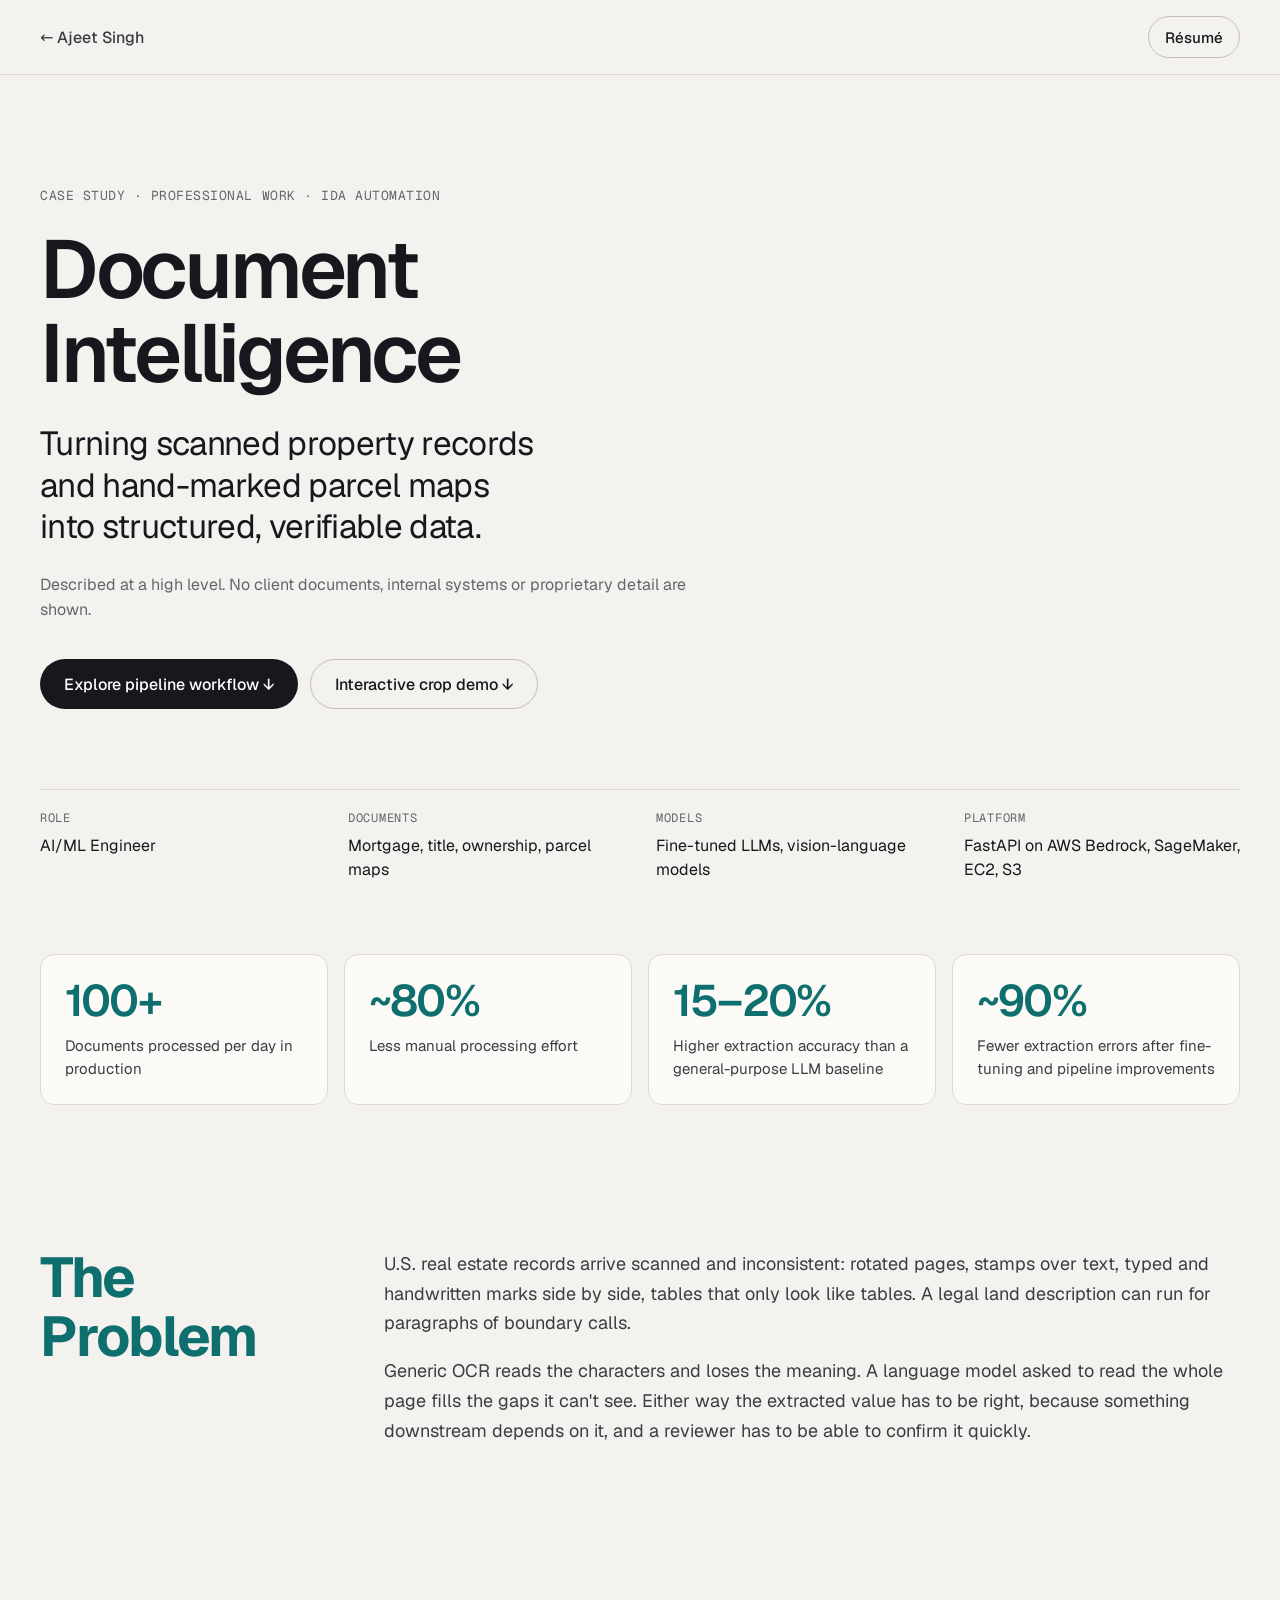
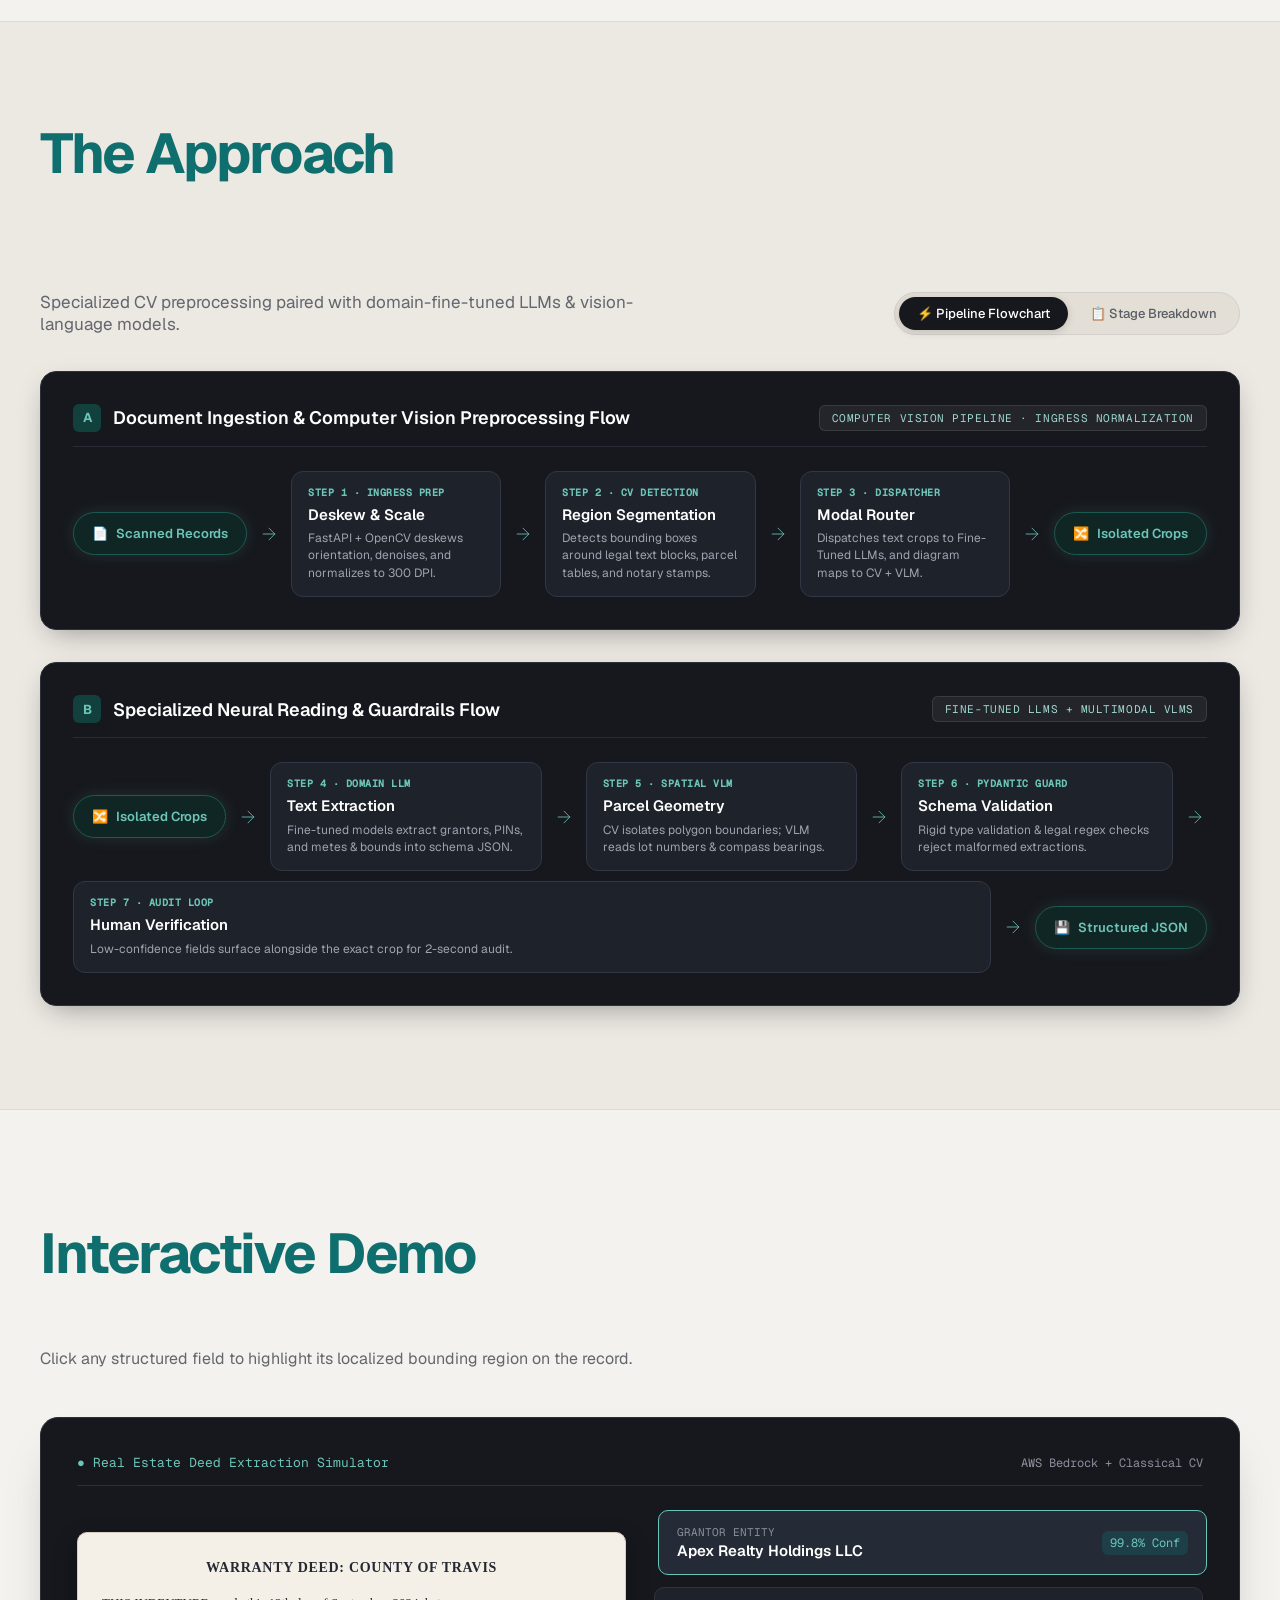
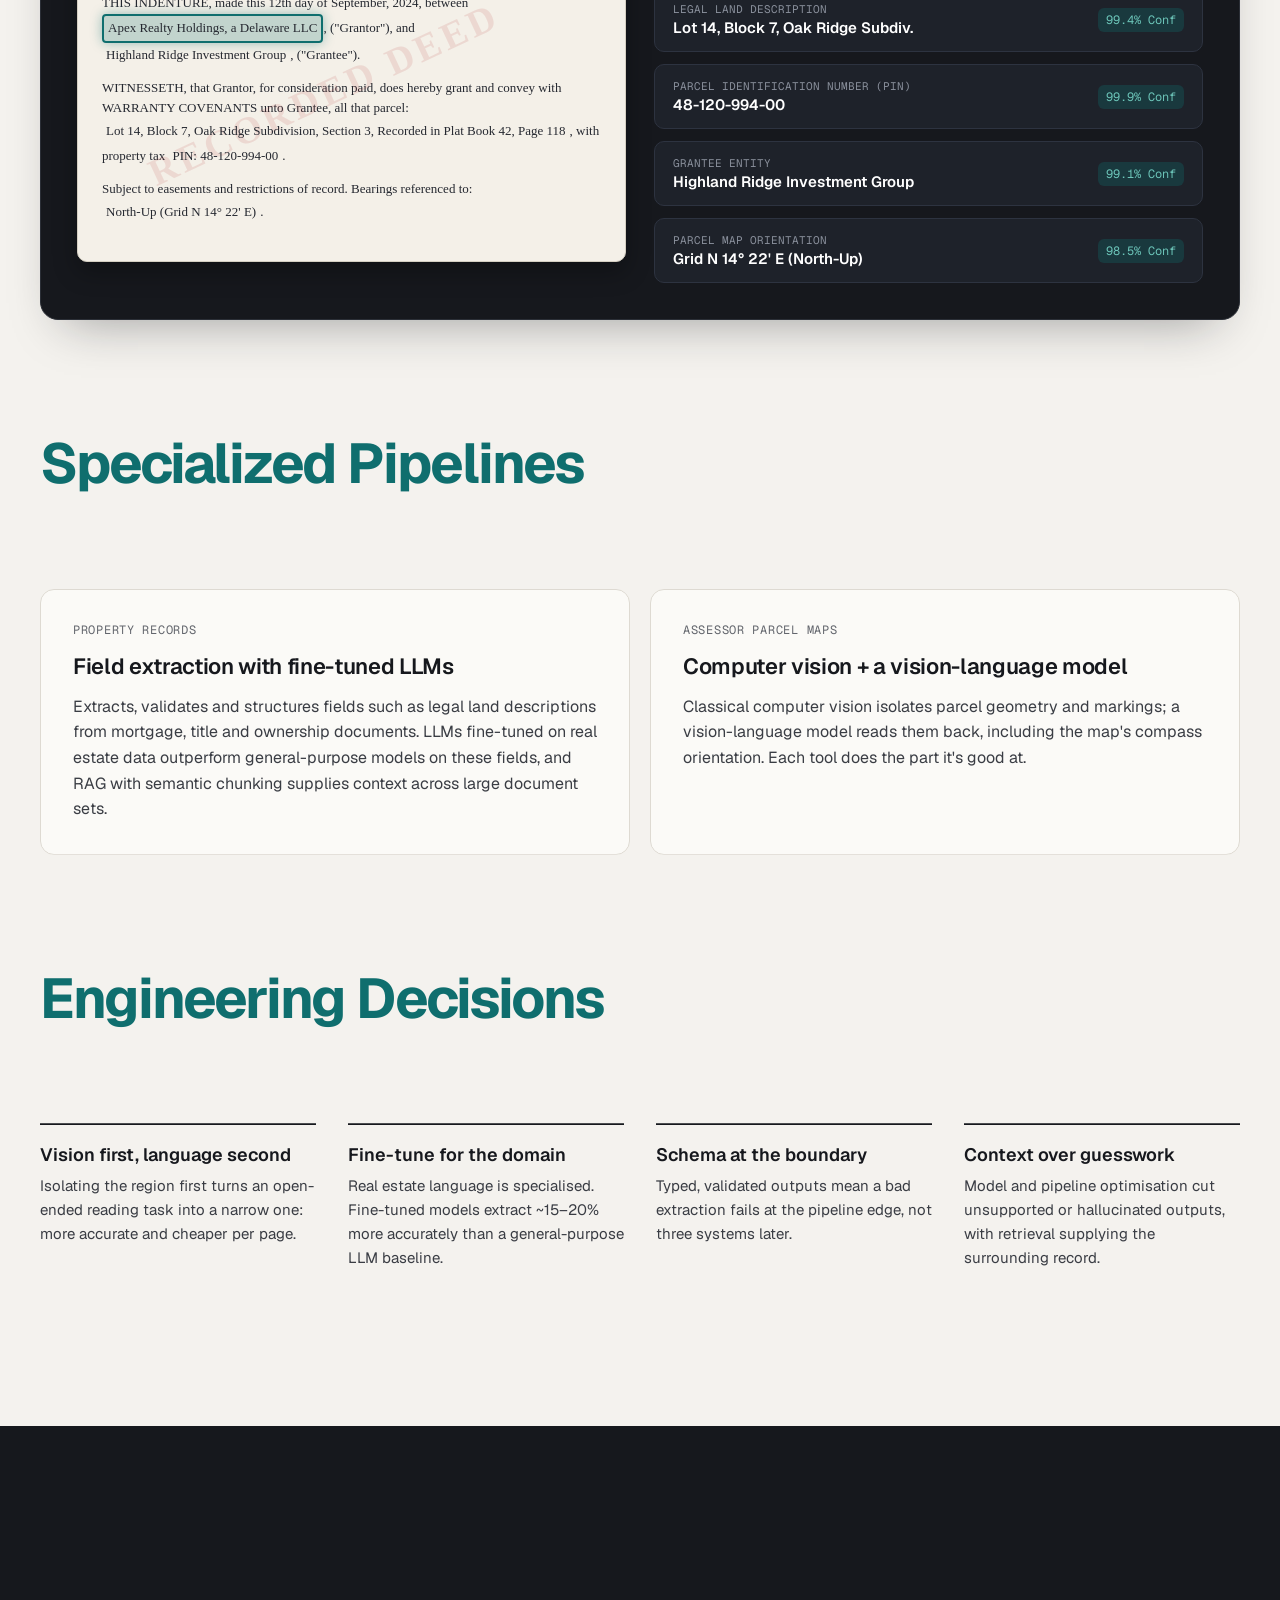
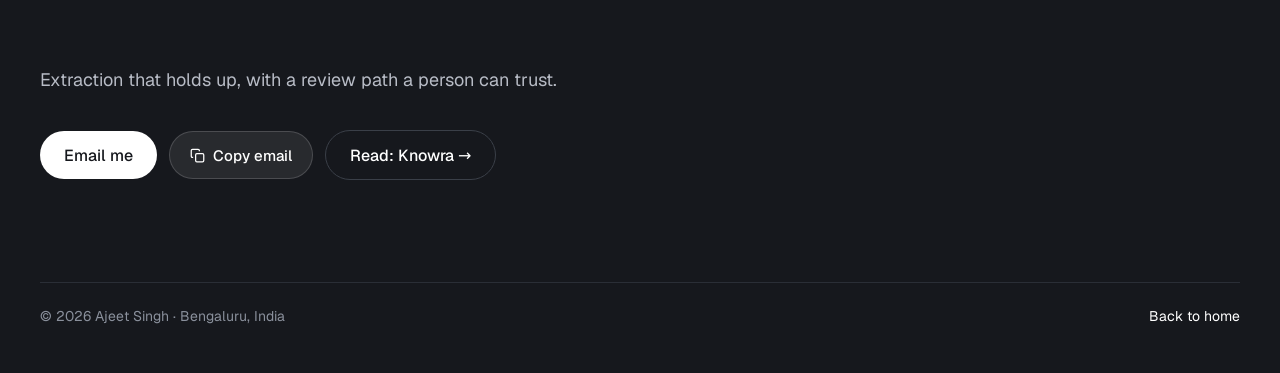
<file: site/document-intelligence.html>
<!doctype html>
<html lang="en">
<head>
<meta charset="utf-8">
<meta name="viewport" content="width=device-width, initial-scale=1">
<title>Document Intelligence | Case Study · Ajeet Singh</title>
<meta name="description" content="Ajeet Singh, AI/ML Engineer in Bengaluru building production Generative AI, RAG, multi-agent and document-intelligence systems.">
<link rel="icon" type="image/svg+xml" href="assets/favicon.svg">

<!-- OpenGraph / Social Cards -->
<meta property="og:type" content="article">
<meta property="og:title" content="Document Intelligence | Case Study · Ajeet Singh">
<meta property="og:description" content="Turning scanned property records and hand-marked parcel maps into structured, verifiable data with fine-tuned LLMs and computer vision.">
<meta property="og:image" content="assets/og-image.svg">
<meta name="twitter:card" content="summary_large_image">
<meta name="twitter:title" content="Document Intelligence | Case Study · Ajeet Singh">
<meta name="twitter:description" content="Turning scanned property records and hand-marked parcel maps into structured, verifiable data with fine-tuned LLMs and computer vision.">
<meta name="twitter:image" content="assets/og-image.svg">
<meta name="theme-color" content="#F4F2EE">

<link rel="stylesheet" href="assets/fonts/fonts.css">

<!-- JSON-LD Structured Data -->
<script type="application/ld+json">
{
  "@context": "https://schema.org",
  "@type": "TechArticle",
  "headline": "Document Intelligence for U.S. Real Estate Records",
  "author": {
    "@type": "Person",
    "name": "Ajeet Singh",
    "jobTitle": "AI/ML Engineer",
    "url": "https://github.com/Ajeeetsingh"
  },
  "description": "Production multimodal document intelligence pipeline pairing classical computer vision and vision-language models with domain-fine-tuned LLMs on AWS.",
  "keywords": ["Document Intelligence", "Computer Vision", "VLM", "Fine-Tuning", "LLMs", "AWS Bedrock", "SageMaker"]
}
</script>

<style>
/* Base Styles */
body {
  margin: 0;
  background: #F4F2EE;
  color: #16181D;
  font-family: 'Geist', ui-sans-serif, system-ui, -apple-system, 'Segoe UI', sans-serif;
  -webkit-font-smoothing: antialiased;
  text-rendering: optimizeLegibility;
}
a { color: #0F6E6E; text-decoration: none; }
a:hover { color: #0B5252; }
h1, h2, h3, h4, p, ul, ol, dl, dd { margin: 0; }
.navlink { color: #3A3D44; text-decoration: none; }
.navlink:hover { color: #16181D; }
.btn-dark {
  display: inline-flex; align-items: center; min-height: 48px; padding: 0 24px;
  background: #16181D; color: #FFFFFF; border-radius: 999px; text-decoration: none; font-weight: 500;
  transition: background .2s ease;
}
.btn-dark:hover { background: #2A2E36 !important; }
.btn-line {
  display: inline-flex; align-items: center; min-height: 48px; padding: 0 24px;
  border: 1px solid #C4BFB5; color: #16181D; border-radius: 999px; text-decoration: none; font-weight: 500;
  transition: border-color .2s ease, background .2s ease;
}
.btn-line:hover { border-color: #16181D !important; background: rgba(22, 24, 29, 0.03); }
.arrow { text-decoration: none; font-weight: 500; }
.arrow:hover { text-decoration: underline; text-underline-offset: 4px; }
.onDark { color: #FFFFFF; text-decoration: none; }
.onDark:hover { color: #9FD8D0; }
.lift {
  transition: transform .35s cubic-bezier(.16, 1, .3, 1), box-shadow .35s ease, border-color .35s ease;
}
.lift:hover {
  transform: translateY(-6px);
  box-shadow: 0 24px 48px -28px rgba(15, 17, 21, .35);
  border-color: #C4BFB5 !important;
}
:focus-visible { outline: 2px solid #0F6E6E; outline-offset: 3px; border-radius: 4px; }
@media (prefers-reduced-motion: reduce) {
  .lift, .lift:hover { transition: none; transform: none; }
  .flow { animation: none !important; }
}

/* Animations */
.flow { animation: flow 3.2s ease-in-out infinite; }
@keyframes flow { 0%, 100% { opacity: .35; } 50% { opacity: 1; } }

/* Architecture Flowchart & Workflow */
.arch-view-toggle {
  display: inline-flex;
  background: #E3DFD6;
  padding: 4px;
  border-radius: 999px;
  border: 1px solid #D3CFCA;
  gap: 4px;
}
.arch-toggle-btn {
  cursor: pointer;
  border: none;
  background: transparent;
  color: #5A5E66;
  font-family: 'Geist', ui-sans-serif, sans-serif;
  font-size: 13px;
  font-weight: 500;
  padding: 8px 18px;
  border-radius: 999px;
  transition: all .2s ease;
}
.arch-toggle-btn.active {
  background: #16181D;
  color: #FFFFFF;
  box-shadow: 0 2px 8px rgba(0, 0, 0, 0.15);
}

.workflow-canvas {
  margin-top: 36px;
  display: flex;
  flex-direction: column;
  gap: 32px;
}
.workflow-track {
  background: #16181D;
  border: 1px solid #2B303B;
  border-radius: 16px;
  padding: clamp(20px, 3vw, 32px);
  box-shadow: 0 10px 30px -10px rgba(0, 0, 0, 0.4);
  color: #FFFFFF;
}
.track-header {
  display: flex;
  align-items: center;
  justify-content: space-between;
  margin-bottom: 24px;
  padding-bottom: 14px;
  border-bottom: 1px solid #262B35;
  flex-wrap: wrap;
  gap: 12px;
}
.track-title {
  font-size: 18px;
  font-weight: 600;
  display: flex;
  align-items: center;
  gap: 12px;
  color: #FFFFFF;
}
.track-tag {
  display: inline-flex;
  align-items: center;
  justify-content: center;
  width: 28px;
  height: 28px;
  border-radius: 6px;
  background: #11403D;
  color: #6CC5B9;
  font-size: 13px;
  font-weight: 700;
}
.track-pill {
  font-family: 'Geist Mono', ui-monospace, monospace;
  font-size: 11px;
  text-transform: uppercase;
  letter-spacing: 0.05em;
  padding: 5px 12px;
  border-radius: 6px;
  background: rgba(255, 255, 255, 0.06);
  color: #9FD8D0;
  border: 1px solid rgba(255, 255, 255, 0.1);
}

/* REAL FLOWCHART SYSTEM */
.flowchart-chain {
  display: flex;
  align-items: center;
  gap: 10px;
  flex-wrap: wrap;
}
.fc-step {
  background: #1E222A;
  border: 1px solid #313745;
  border-radius: 12px;
  padding: 14px 16px;
  flex: 1 1 170px;
  min-width: 155px;
  display: flex;
  flex-direction: column;
  gap: 6px;
  transition: all .2s ease;
  position: relative;
}
.fc-step:hover {
  border-color: #6CC5B9;
  background: #232833;
  transform: translateY(-2px);
  box-shadow: 0 8px 20px -6px rgba(108, 197, 185, 0.25);
}
.fc-badge {
  font-family: 'Geist Mono', ui-monospace, monospace;
  font-size: 10px;
  font-weight: 600;
  text-transform: uppercase;
  letter-spacing: 0.05em;
  color: #6CC5B9;
}
.fc-title {
  font-size: 15px;
  font-weight: 600;
  color: #FFFFFF;
  line-height: 1.3;
}
.fc-desc {
  font-size: 12px;
  line-height: 1.45;
  color: #9EA3B0;
}
.fc-terminal {
  background: #102624;
  border: 1.5px solid #1C5A52;
  border-radius: 999px;
  padding: 12px 18px;
  color: #6CC5B9;
  font-weight: 600;
  font-size: 13px;
  display: inline-flex;
  align-items: center;
  justify-content: center;
  gap: 8px;
  flex: 0 0 auto;
  box-shadow: 0 0 16px rgba(108, 197, 185, 0.15);
}
.fc-arrow {
  display: flex;
  align-items: center;
  justify-content: center;
  color: #6CC5B9;
  flex-shrink: 0;
  padding: 0 2px;
}
.fc-arrow svg {
  width: 20px;
  height: 20px;
  stroke: #6CC5B9;
}
@media (max-width: 860px) {
  .flowchart-chain {
    flex-direction: column;
    align-items: stretch;
  }
  .fc-arrow svg {
    transform: rotate(90deg);
  }
  .fc-arrow {
    padding: 6px 0;
  }
}

/* DETAILED PIPELINE SPECS VIEW */
.specs-container {
  display: flex;
  flex-direction: column;
  gap: 32px;
}
.specs-grid {
  display: grid;
  grid-template-columns: repeat(auto-fit, minmax(min(320px, 100%), 1fr));
  gap: 16px;
}
.spec-card {
  background: #1E222A;
  border: 1px solid #313745;
  border-radius: 12px;
  padding: 20px;
  display: flex;
  flex-direction: column;
  gap: 12px;
}
.spec-header {
  display: flex;
  align-items: center;
  justify-content: space-between;
  gap: 10px;
  border-bottom: 1px solid #2B313D;
  padding-bottom: 10px;
}
.spec-num {
  font-family: 'Geist Mono', ui-monospace, monospace;
  font-size: 12px;
  font-weight: 700;
  color: #6CC5B9;
  background: #11403D;
  padding: 3px 8px;
  border-radius: 6px;
}
.spec-name {
  font-size: 16px;
  font-weight: 600;
  color: #FFFFFF;
}
.spec-type {
  font-family: 'Geist Mono', ui-monospace, monospace;
  font-size: 10px;
  text-transform: uppercase;
  letter-spacing: 0.05em;
  padding: 3px 6px;
  border-radius: 4px;
  background: #2D323C;
  color: #B8BCC6;
}
.spec-summary {
  font-size: 13.5px;
  line-height: 1.5;
  color: #C3C7D2;
}
.spec-breakdown {
  display: flex;
  flex-direction: column;
  gap: 8px;
  margin-top: 4px;
  padding-top: 10px;
  border-top: 1px dashed #2E3442;
}
.spec-field {
  display: flex;
  flex-direction: column;
  gap: 2px;
}
.spec-label {
  font-family: 'Geist Mono', ui-monospace, monospace;
  font-size: 10px;
  text-transform: uppercase;
  letter-spacing: 0.05em;
  color: #8A909C;
}
.spec-val {
  font-size: 13px;
  line-height: 1.45;
  color: #E2E4E9;
}
.spec-val.metric {
  color: #6CC5B9;
  font-weight: 500;
}

/* Interactive Crop & Bounding Box Widget */
.crop-demo-card {
  margin-top: 48px;
  background: #16181D;
  border: 1px solid #2B2F37;
  border-radius: 18px;
  padding: clamp(24px, 3.5vw, 36px);
  color: #FFFFFF;
  box-shadow: 0 24px 48px -24px rgba(22, 24, 29, 0.4);
}
.crop-demo-grid {
  display: grid;
  grid-template-columns: repeat(auto-fit, minmax(min(340px, 100%), 1fr));
  gap: 28px;
  align-items: center;
  margin-top: 24px;
}
.simulated-doc {
  position: relative;
  background: #F4F0E8;
  border: 1px solid #D5CFC2;
  border-radius: 10px;
  padding: 24px;
  color: #252830;
  font-family: 'Times New Roman', Times, serif;
  font-size: 13px;
  line-height: 1.6;
  min-height: 280px;
  box-shadow: 0 10px 24px rgba(0,0,0,0.3);
  overflow: hidden;
}
.sim-watermark {
  position: absolute;
  top: 40%;
  left: 10%;
  transform: rotate(-25deg);
  font-size: 38px;
  font-weight: bold;
  color: rgba(180, 50, 50, 0.12);
  letter-spacing: 0.1em;
  pointer-events: none;
}
.bounding-box {
  position: relative;
  display: inline-block;
  padding: 2px 4px;
  border-radius: 4px;
  transition: all .25s ease;
  cursor: pointer;
}
.bounding-box.active {
  background: rgba(15, 110, 110, 0.22);
  border: 2px solid #0F6E6E;
  box-shadow: 0 0 12px rgba(15, 110, 110, 0.4);
}

.extracted-fields-list {
  display: flex;
  flex-direction: column;
  gap: 12px;
}
.field-item {
  background: #1E222A;
  border: 1px solid #2D3340;
  border-radius: 10px;
  padding: 14px 18px;
  cursor: pointer;
  transition: all .2s ease;
  display: flex;
  align-items: center;
  justify-content: space-between;
}
.field-item:hover, .field-item.active {
  background: #252B36;
  border-color: #6CC5B9;
  transform: translateX(4px);
}
.field-label {
  font-family: 'Geist Mono', monospace;
  font-size: 11px;
  color: #8A909C;
  text-transform: uppercase;
}
.field-val {
  font-size: 15px;
  font-weight: 600;
  color: #FFFFFF;
  margin-top: 2px;
}
.field-conf {
  font-family: 'Geist Mono', monospace;
  font-size: 12px;
  color: #6CC5B9;
  background: rgba(15, 110, 110, 0.3);
  padding: 4px 8px;
  border-radius: 6px;
}

/* Copy Email & Toast */
.copy-btn {
  cursor: pointer;
  display: inline-flex;
  align-items: center;
  gap: 8px;
  font-family: inherit;
  font-size: 15px;
  font-weight: 500;
  background: rgba(255, 255, 255, 0.08);
  border: 1px solid rgba(255, 255, 255, 0.16);
  color: #FFFFFF;
  padding: 0 20px;
  min-height: 48px;
  border-radius: 999px;
  transition: all .2s ease;
}
.copy-btn:hover {
  background: rgba(255, 255, 255, 0.18);
  border-color: #6CC5B9;
  color: #6CC5B9;
}
.toast-container {
  position: fixed;
  bottom: 24px;
  right: 24px;
  z-index: 1000;
  pointer-events: none;
  transition: transform .3s cubic-bezier(.16, 1, .3, 1), opacity .3s ease;
  transform: translateY(20px);
  opacity: 0;
}
.toast-container.show {
  transform: translateY(0);
  opacity: 1;
  pointer-events: auto;
}
.toast-body {
  background: #16181D;
  color: #FFFFFF;
  border: 1px solid #2B2F37;
  box-shadow: 0 16px 32px rgba(0,0,0,0.4);
  padding: 12px 20px;
  border-radius: 999px;
  display: flex;
  align-items: center;
  gap: 10px;
  font-size: 14px;
  font-weight: 500;
}
.toast-check {
  color: #6CC5B9;
  font-weight: 700;
}

@keyframes fadeIn {
  from { opacity: 0; transform: translateY(4px); }
  to { opacity: 1; transform: none; }
}
</style>
</head>
<body>
<div class="sc-host" data-sc-name="DocumentIntelligence">
<div style="background: rgb(244, 242, 238); color: rgb(22, 24, 29); min-height: 100vh;">
  <!-- Scroll Progress Indicator -->
  <div data-progress="bar" aria-hidden="true" style="position: fixed; top: 0px; left: 0px; right: 0px; height: 3px; background: rgb(15, 110, 110); transform-origin: 0px 50%; transform: scaleX(0); z-index: 30;"></div>

  <!-- Header -->
  <header style="position: sticky; top: 0px; z-index: 20; background: rgba(244, 242, 238, 0.9); backdrop-filter: blur(8px); border-bottom: 1px solid rgb(222, 218, 210);">
    <nav aria-label="Primary" style="max-width: 1200px; margin: 0px auto; padding: 16px clamp(16px, 4vw, 40px); display: flex; align-items: center; justify-content: space-between; gap: 16px; flex-wrap: wrap;">
      <a href="index.html" class="navlink" style="display: flex; align-items: center; gap: 10px; min-height: 40px; font-weight: 500;">← Ajeet Singh</a>
      <a href="Ajeet-Singh-Resume.pdf" target="_blank" rel="noopener" class="btn-line" style="display: inline-flex; align-items: center; min-height: 40px; padding: 0px 16px; border: 1px solid rgb(196, 191, 181); border-radius: 999px; color: rgb(22, 24, 29); text-decoration: none; font-weight: 500; font-size: 15px;">Résumé</a>
    </nav>
  </header>

  <main>
    <!-- Case Study Hero -->
    <section style="max-width: 1200px; margin: 0px auto; padding: clamp(56px, 9vw, 112px) clamp(16px, 4vw, 40px) clamp(48px, 6vw, 72px);">
      <p data-reveal="fade" style="font-family: 'Geist Mono', ui-monospace, monospace; font-size: 13px; letter-spacing: 0.04em; text-transform: uppercase; color: rgb(99, 102, 109);">Case study · Professional work · IDA Automation</p>
      <h1 data-reveal="up" data-reveal-delay="100" style="margin-top: 24px; font-size: clamp(44px, 6.4vw, 88px); line-height: 1.02; letter-spacing: -0.04em; font-weight: 600; max-width: 14ch;">Document Intelligence</h1>
      <p data-reveal="up" data-reveal-delay="220" style="margin-top: 28px; max-width: 32ch; font-size: clamp(24px, 2.6vw, 34px); line-height: 1.25; letter-spacing: -0.02em; text-wrap: balance;">Turning scanned property records and hand-marked parcel maps into structured, verifiable data.</p>
      <p data-reveal="fade" data-reveal-delay="340" style="margin-top: 24px; max-width: 62ch; font-size: 16px; line-height: 1.6; color: rgb(99, 102, 109);">Described at a high level. No client documents, internal systems or proprietary detail are shown.</p>

      <div data-reveal="up" data-reveal-delay="380" style="margin-top: 36px; display: flex; flex-wrap: wrap; gap: 12px;">
        <a href="#pipeline" class="btn-dark">Explore pipeline workflow ↓</a>
        <a href="#demo" class="btn-line">Interactive crop demo ↓</a>
      </div>

      <dl data-reveal="up" data-reveal-delay="440" style="margin: clamp(48px, 7vw, 80px) 0px 0px; border-top: 1px solid rgb(222, 218, 210); display: grid; grid-template-columns: repeat(auto-fit, minmax(min(220px, 100%), 1fr)); gap: 0px 32px;">
        <div style="padding-top: 20px;">
          <dt style="font-family: 'Geist Mono', ui-monospace, monospace; font-size: 12px; text-transform: uppercase; letter-spacing: 0.06em; color: rgb(99, 102, 109);">Role</dt>
          <dd style="margin: 8px 0px 0px; font-size: 16px; line-height: 1.5;">AI/ML Engineer</dd>
        </div>
        <div style="padding-top: 20px;">
          <dt style="font-family: 'Geist Mono', ui-monospace, monospace; font-size: 12px; text-transform: uppercase; letter-spacing: 0.06em; color: rgb(99, 102, 109);">Documents</dt>
          <dd style="margin: 8px 0px 0px; font-size: 16px; line-height: 1.5;">Mortgage, title, ownership, parcel maps</dd>
        </div>
        <div style="padding-top: 20px;">
          <dt style="font-family: 'Geist Mono', ui-monospace, monospace; font-size: 12px; text-transform: uppercase; letter-spacing: 0.06em; color: rgb(99, 102, 109);">Models</dt>
          <dd style="margin: 8px 0px 0px; font-size: 16px; line-height: 1.5;">Fine-tuned LLMs, vision-language models</dd>
        </div>
        <div style="padding-top: 20px;">
          <dt style="font-family: 'Geist Mono', ui-monospace, monospace; font-size: 12px; text-transform: uppercase; letter-spacing: 0.06em; color: rgb(99, 102, 109);">Platform</dt>
          <dd style="margin: 8px 0px 0px; font-size: 16px; line-height: 1.5;">FastAPI on AWS Bedrock, SageMaker, EC2, S3</dd>
        </div>
      </dl>
    </section>

    <!-- Metrics Strip -->
    <section style="max-width: 1200px; margin: 0px auto; padding: 0px clamp(16px, 4vw, 40px) clamp(40px, 6vw, 72px);">
      <div style="display: grid; grid-template-columns: repeat(auto-fit, minmax(min(220px, 100%), 1fr)); gap: 16px;">
        <div data-reveal="up" class="lift" style="border: 1px solid rgb(222, 218, 210); border-radius: 14px; background: rgb(251, 250, 247); padding: 24px;">
          <p style="font-size: 44px; font-weight: 600; letter-spacing: -0.04em; line-height: 1; color: rgb(15, 110, 110);">100+</p>
          <p style="margin-top: 12px; font-size: 15px; line-height: 1.5; color: rgb(58, 61, 68);">Documents processed per day in production</p>
        </div>
        <div data-reveal="up" data-reveal-delay="80" class="lift" style="border: 1px solid rgb(222, 218, 210); border-radius: 14px; background: rgb(251, 250, 247); padding: 24px;">
          <p style="font-size: 44px; font-weight: 600; letter-spacing: -0.04em; line-height: 1; color: rgb(15, 110, 110);">~80%</p>
          <p style="margin-top: 12px; font-size: 15px; line-height: 1.5; color: rgb(58, 61, 68);">Less manual processing effort</p>
        </div>
        <div data-reveal="up" data-reveal-delay="160" class="lift" style="border: 1px solid rgb(222, 218, 210); border-radius: 14px; background: rgb(251, 250, 247); padding: 24px;">
          <p style="font-size: 44px; font-weight: 600; letter-spacing: -0.04em; line-height: 1; color: rgb(15, 110, 110);">15–20%</p>
          <p style="margin-top: 12px; font-size: 15px; line-height: 1.5; color: rgb(58, 61, 68);">Higher extraction accuracy than a general-purpose LLM baseline</p>
        </div>
        <div data-reveal="up" data-reveal-delay="240" class="lift" style="border: 1px solid rgb(222, 218, 210); border-radius: 14px; background: rgb(251, 250, 247); padding: 24px;">
          <p style="font-size: 44px; font-weight: 600; letter-spacing: -0.04em; line-height: 1; color: rgb(15, 110, 110);">~90%</p>
          <p style="margin-top: 12px; font-size: 15px; line-height: 1.5; color: rgb(58, 61, 68);">Fewer extraction errors after fine-tuning and pipeline improvements</p>
        </div>
      </div>
    </section>

    <!-- Problem Context -->
    <section style="max-width: 1200px; margin: 0px auto; padding: clamp(40px, 6vw, 72px) clamp(16px, 4vw, 40px) 0px; display: flex; flex-wrap: wrap; gap: 32px 64px;">
      <div data-reveal="left" style="flex: 1 1 280px;">
        <h2 style="font-size: clamp(38px, 4.8vw, 56px); font-weight: 700; letter-spacing: -0.035em; color: #0F6E6E; margin-bottom: 12px; line-height: 1.05;">The Problem</h2>
        <p data-reveal="clip" style="font-size: clamp(24px, 2.8vw, 34px); letter-spacing: -0.02em; font-weight: 600; line-height: 1.25; color: #16181D; text-wrap: balance;">Documents built for people, not parsers.</p>
      </div>
      <div data-reveal="up" data-reveal-delay="150" style="flex: 999 1 560px; min-width: 0px; display: flex; flex-direction: column; gap: 18px; font-size: 18px; line-height: 1.65; color: rgb(58, 61, 68);">
        <p>U.S. real estate records arrive scanned and inconsistent: rotated pages, stamps over text, typed and handwritten marks side by side, tables that only look like tables. A legal land description can run for paragraphs of boundary calls.</p>
        <p>Generic OCR reads the characters and loses the meaning. A language model asked to read the whole page fills the gaps it can't see. Either way the extracted value has to be right, because something downstream depends on it, and a reviewer has to be able to confirm it quickly.</p>
      </div>
    </section>

    <!-- SECTION 02: ADVANCED WORKFLOW & FLOWCHART PIPELINE -->
    <section id="pipeline" style="margin-top: clamp(72px, 9vw, 120px); background: rgb(236, 233, 227); border-top: 1px solid rgb(222, 218, 210); border-bottom: 1px solid rgb(222, 218, 210);">
      <div style="max-width: 1200px; margin: 0px auto; padding: clamp(64px, 8vw, 104px) clamp(16px, 4vw, 40px);">
        <div style="display: flex; align-items: flex-end; justify-content: space-between; flex-wrap: wrap; gap: 20px;">
          <div>
            <h2 style="font-size: clamp(38px, 4.8vw, 56px); font-weight: 700; letter-spacing: -0.035em; color: #0F6E6E; margin-bottom: 12px; line-height: 1.05;">The Approach</h2>
            <p data-reveal="clip" style="font-size: clamp(24px, 2.8vw, 34px); letter-spacing: -0.02em; font-weight: 600; line-height: 1.25; color: #16181D; text-wrap: balance; max-width: 28ch;">Narrow the page before asking a model to read it.</p>
            <p style="margin-top: 10px; font-size: 17px; color: rgb(99, 102, 109); max-width: 60ch;">Specialized CV preprocessing paired with domain-fine-tuned LLMs &amp; vision-language models.</p>
          </div>
          <div class="arch-view-toggle">
            <button type="button" class="arch-toggle-btn active" id="btnDocFlow">⚡ Pipeline Flowchart</button>
            <button type="button" class="arch-toggle-btn" id="btnDocTable">📋 Stage Breakdown</button>
          </div>
        </div>

        <!-- 1. AUTHENTIC VISUAL PIPELINE FLOWCHART VIEW -->
        <div class="workflow-canvas" id="docFlowView">
          <!-- TRACK A: CV PREPROCESSING FLOWCHART -->
          <div class="workflow-track">
            <div class="track-header">
              <div class="track-title">
                <span class="track-tag">A</span>
                <span>Document Ingestion &amp; Computer Vision Preprocessing Flow</span>
              </div>
              <span class="track-pill">Computer Vision Pipeline · Ingress Normalization</span>
            </div>

            <div class="flowchart-chain">
              <!-- Terminal: Ingress -->
              <div class="fc-terminal">
                <span>📄</span> Scanned Records
              </div>

              <!-- Connector -->
              <div class="fc-arrow" aria-hidden="true">
                <svg viewBox="0 0 24 24" fill="none" stroke-linecap="round" stroke-linejoin="round"><line x1="5" y1="12" x2="19" y2="12"></line><polyline points="12 5 19 12 12 19"></polyline></svg>
              </div>

              <!-- Step 1 -->
              <div class="fc-step">
                <div class="fc-badge">Step 1 · Ingress Prep</div>
                <div class="fc-title">Deskew &amp; Scale</div>
                <div class="fc-desc">FastAPI + OpenCV deskews orientation, denoises, and normalizes to 300 DPI.</div>
              </div>

              <!-- Connector -->
              <div class="fc-arrow" aria-hidden="true">
                <svg viewBox="0 0 24 24" fill="none" stroke-linecap="round" stroke-linejoin="round"><line x1="5" y1="12" x2="19" y2="12"></line><polyline points="12 5 19 12 12 19"></polyline></svg>
              </div>

              <!-- Step 2 -->
              <div class="fc-step">
                <div class="fc-badge">Step 2 · CV Detection</div>
                <div class="fc-title">Region Segmentation</div>
                <div class="fc-desc">Detects bounding boxes around legal text blocks, parcel tables, and notary stamps.</div>
              </div>

              <!-- Connector -->
              <div class="fc-arrow" aria-hidden="true">
                <svg viewBox="0 0 24 24" fill="none" stroke-linecap="round" stroke-linejoin="round"><line x1="5" y1="12" x2="19" y2="12"></line><polyline points="12 5 19 12 12 19"></polyline></svg>
              </div>

              <!-- Step 3 -->
              <div class="fc-step">
                <div class="fc-badge">Step 3 · Dispatcher</div>
                <div class="fc-title">Modal Router</div>
                <div class="fc-desc">Dispatches text crops to Fine-Tuned LLMs, and diagram maps to CV + VLM.</div>
              </div>

              <!-- Connector -->
              <div class="fc-arrow" aria-hidden="true">
                <svg viewBox="0 0 24 24" fill="none" stroke-linecap="round" stroke-linejoin="round"><line x1="5" y1="12" x2="19" y2="12"></line><polyline points="12 5 19 12 12 19"></polyline></svg>
              </div>

              <!-- Terminal: Routed Crops -->
              <div class="fc-terminal">
                <span>🔀</span> Isolated Crops
              </div>
            </div>
          </div>

          <!-- TRACK B: NEURAL EXTRACTION & VALIDATION FLOWCHART -->
          <div class="workflow-track">
            <div class="track-header">
              <div class="track-title">
                <span class="track-tag">B</span>
                <span>Specialized Neural Reading &amp; Guardrails Flow</span>
              </div>
              <span class="track-pill">Fine-Tuned LLMs + Multimodal VLMs</span>
            </div>

            <div class="flowchart-chain">
              <!-- Terminal: Ingress -->
              <div class="fc-terminal">
                <span>🔀</span> Isolated Crops
              </div>

              <!-- Connector -->
              <div class="fc-arrow" aria-hidden="true">
                <svg viewBox="0 0 24 24" fill="none" stroke-linecap="round" stroke-linejoin="round"><line x1="5" y1="12" x2="19" y2="12"></line><polyline points="12 5 19 12 12 19"></polyline></svg>
              </div>

              <!-- Step 4 -->
              <div class="fc-step">
                <div class="fc-badge">Step 4 · Domain LLM</div>
                <div class="fc-title">Text Extraction</div>
                <div class="fc-desc">Fine-tuned models extract grantors, PINs, and metes &amp; bounds into schema JSON.</div>
              </div>

              <!-- Connector -->
              <div class="fc-arrow" aria-hidden="true">
                <svg viewBox="0 0 24 24" fill="none" stroke-linecap="round" stroke-linejoin="round"><line x1="5" y1="12" x2="19" y2="12"></line><polyline points="12 5 19 12 12 19"></polyline></svg>
              </div>

              <!-- Step 5 -->
              <div class="fc-step">
                <div class="fc-badge">Step 5 · Spatial VLM</div>
                <div class="fc-title">Parcel Geometry</div>
                <div class="fc-desc">CV isolates polygon boundaries; VLM reads lot numbers &amp; compass bearings.</div>
              </div>

              <!-- Connector -->
              <div class="fc-arrow" aria-hidden="true">
                <svg viewBox="0 0 24 24" fill="none" stroke-linecap="round" stroke-linejoin="round"><line x1="5" y1="12" x2="19" y2="12"></line><polyline points="12 5 19 12 12 19"></polyline></svg>
              </div>

              <!-- Step 6 -->
              <div class="fc-step">
                <div class="fc-badge">Step 6 · Pydantic Guard</div>
                <div class="fc-title">Schema Validation</div>
                <div class="fc-desc">Rigid type validation &amp; legal regex checks reject malformed extractions.</div>
              </div>

              <!-- Connector -->
              <div class="fc-arrow" aria-hidden="true">
                <svg viewBox="0 0 24 24" fill="none" stroke-linecap="round" stroke-linejoin="round"><line x1="5" y1="12" x2="19" y2="12"></line><polyline points="12 5 19 12 12 19"></polyline></svg>
              </div>

              <!-- Step 7 -->
              <div class="fc-step">
                <div class="fc-badge">Step 7 · Audit Loop</div>
                <div class="fc-title">Human Verification</div>
                <div class="fc-desc">Low-confidence fields surface alongside the exact crop for 2-second audit.</div>
              </div>

              <!-- Connector -->
              <div class="fc-arrow" aria-hidden="true">
                <svg viewBox="0 0 24 24" fill="none" stroke-linecap="round" stroke-linejoin="round"><line x1="5" y1="12" x2="19" y2="12"></line><polyline points="12 5 19 12 12 19"></polyline></svg>
              </div>

              <!-- Terminal: Output -->
              <div class="fc-terminal">
                <span>💾</span> Structured JSON
              </div>
            </div>
          </div>
        </div>

        <!-- 2. DETAILED BREAKDOWN SPECS VIEW (TOGGLE) -->
        <div id="docTableView" class="specs-container" style="display: none; margin-top: 36px;">
          <!-- TRACK A SPECS -->
          <div class="workflow-track">
            <div class="track-header">
              <div class="track-title">
                <span class="track-tag">A</span>
                <span>Document Ingestion &amp; Computer Vision Preprocessing Specifications</span>
              </div>
              <span class="track-pill">3 Pipeline Stages · Ingress Normalization</span>
            </div>

            <div class="specs-grid">
              <!-- Spec Card 1 -->
              <div class="spec-card">
                <div class="spec-header">
                  <div style="display:flex; align-items:center; gap:8px;">
                    <span class="spec-num">01</span>
                    <span class="spec-name">Ingestion &amp; Deskew</span>
                  </div>
                  <span class="spec-type">OpenCV Normalizer</span>
                </div>
                <p class="spec-summary">FastAPI on AWS receives scans; OpenCV deskews orientation, denoises speckle, and scales DPI.</p>
                <div class="spec-breakdown">
                  <div class="spec-field">
                    <span class="spec-label">Engineering Rationale</span>
                    <span class="spec-val">Deskewing and normalizing contrast once at ingress eliminates orientation hallucinations inside downstream model calls.</span>
                  </div>
                  <div class="spec-field">
                    <span class="spec-label">Input / Output Boundary</span>
                    <span class="spec-val">Multi-page TIFF, PDF, JPEG scans → Normalized 300 DPI oriented image arrays.</span>
                  </div>
                  <div class="spec-field">
                    <span class="spec-label">Safeguard / Metric</span>
                    <span class="spec-val metric">100+ documents/day processed with zero orientation failure retries.</span>
                  </div>
                </div>
              </div>

              <!-- Spec Card 2 -->
              <div class="spec-card">
                <div class="spec-header">
                  <div style="display:flex; align-items:center; gap:8px;">
                    <span class="spec-num">02</span>
                    <span class="spec-name">Region Segmentation</span>
                  </div>
                  <span class="spec-type">CV Detection</span>
                </div>
                <p class="spec-summary">Computer vision locates legal text blocks, boundary tables, parcel polygons, and notary stamps.</p>
                <div class="spec-breakdown">
                  <div class="spec-field">
                    <span class="spec-label">Engineering Rationale</span>
                    <span class="spec-val">Passing whole complex pages into LLMs leads to hallucinated fields. Isolating text blocks produces high-precision crops.</span>
                  </div>
                  <div class="spec-field">
                    <span class="spec-label">Input / Output Boundary</span>
                    <span class="spec-val">Full page image → Bounding box coordinate arrays with region classification tags.</span>
                  </div>
                  <div class="spec-field">
                    <span class="spec-label">Safeguard / Metric</span>
                    <span class="spec-val metric">Crops page into targeted sub-sections; eliminates 90% background noise.</span>
                  </div>
                </div>
              </div>

              <!-- Spec Card 3 -->
              <div class="spec-card">
                <div class="spec-header">
                  <div style="display:flex; align-items:center; gap:8px;">
                    <span class="spec-num">03</span>
                    <span class="spec-name">Modal Dispatcher</span>
                  </div>
                  <span class="spec-type">Routing Gate</span>
                </div>
                <p class="spec-summary">Categorizes crops: legal deeds go to Fine-Tuned LLMs; maps go to Classical CV + VLM.</p>
                <div class="spec-breakdown">
                  <div class="spec-field">
                    <span class="spec-label">Engineering Rationale</span>
                    <span class="spec-val">Legal deeds require linguistic reasoning; maps require spatial visual reasoning. Routing each region optimizes accuracy and cost.</span>
                  </div>
                  <div class="spec-field">
                    <span class="spec-label">Input / Output Boundary</span>
                    <span class="spec-val">Region crops → Dispatched to Fine-Tuned LLMs OR Multimodal VLM reader.</span>
                  </div>
                  <div class="spec-field">
                    <span class="spec-label">Safeguard / Metric</span>
                    <span class="spec-val metric">Zero wasted LLM calls on visual diagrammatic areas.</span>
                  </div>
                </div>
              </div>
            </div>
          </div>

          <!-- TRACK B SPECS -->
          <div class="workflow-track">
            <div class="track-header">
              <div class="track-title">
                <span class="track-tag">B</span>
                <span>Specialized Neural Reading &amp; Guardrails Specifications</span>
              </div>
              <span class="track-pill">4 Pipeline Stages · LLM + VLM Inference</span>
            </div>

            <div class="specs-grid">
              <!-- Spec Card 4 -->
              <div class="spec-card">
                <div class="spec-header">
                  <div style="display:flex; align-items:center; gap:8px;">
                    <span class="spec-num">04</span>
                    <span class="spec-name">Text Field Extraction</span>
                  </div>
                  <span class="spec-type">Fine-Tuned LLM</span>
                </div>
                <p class="spec-summary">Fine-tuned models extract metes &amp; bounds, PINs, and grantors with ~15–20% higher accuracy than baseline.</p>
                <div class="spec-breakdown">
                  <div class="spec-field">
                    <span class="spec-label">Engineering Rationale</span>
                    <span class="spec-val">Generalist LLMs struggle with archaic real estate legalese. Models fine-tuned on county records extract clean schema fields.</span>
                  </div>
                  <div class="spec-field">
                    <span class="spec-label">Input / Output Boundary</span>
                    <span class="spec-val">Legal text crops → Structured JSON (Grantor, Grantee, PIN, Legal Land Description).</span>
                  </div>
                  <div class="spec-field">
                    <span class="spec-label">Safeguard / Metric</span>
                    <span class="spec-val metric">15–20% higher extraction accuracy than general-purpose LLM baselines.</span>
                  </div>
                </div>
              </div>

              <!-- Spec Card 5 -->
              <div class="spec-card">
                <div class="spec-header">
                  <div style="display:flex; align-items:center; gap:8px;">
                    <span class="spec-num">05</span>
                    <span class="spec-name">Parcel Map Geometry</span>
                  </div>
                  <span class="spec-type">Classical CV + VLM</span>
                </div>
                <p class="spec-summary">Classical CV isolates parcel boundaries; vision-language models read lot numbers and compass rose orientation.</p>
                <div class="spec-breakdown">
                  <div class="spec-field">
                    <span class="spec-label">Engineering Rationale</span>
                    <span class="spec-val">Classical CV accurately detects polygon vertices and frontages; a VLM reads lot numbers and compass rose orientations.</span>
                  </div>
                  <div class="spec-field">
                    <span class="spec-label">Input / Output Boundary</span>
                    <span class="spec-val">Assessor parcel map crops → Vector geometry coordinates + orientation angle.</span>
                  </div>
                  <div class="spec-field">
                    <span class="spec-label">Safeguard / Metric</span>
                    <span class="spec-val metric">Automates hand-marked map indexing that previously required manual surveying.</span>
                  </div>
                </div>
              </div>

              <!-- Spec Card 6 -->
              <div class="spec-card">
                <div class="spec-header">
                  <div style="display:flex; align-items:center; gap:8px;">
                    <span class="spec-num">06</span>
                    <span class="spec-name">Schema Validation</span>
                  </div>
                  <span class="spec-type">Pydantic Guard</span>
                </div>
                <p class="spec-summary">Rigid type validation &amp; domain rule checks reject malformed extractions, cutting errors by ~90%.</p>
                <div class="spec-breakdown">
                  <div class="spec-field">
                    <span class="spec-label">Engineering Rationale</span>
                    <span class="spec-val">Rigid validation ensures bad extractions fail at the pipeline boundary rather than corrupting downstream title registries.</span>
                  </div>
                  <div class="spec-field">
                    <span class="spec-label">Input / Output Boundary</span>
                    <span class="spec-val">Structured JSON candidate → Strict Pydantic validated models.</span>
                  </div>
                  <div class="spec-field">
                    <span class="spec-label">Safeguard / Metric</span>
                    <span class="spec-val metric">~90% fewer extraction errors escaping into downstream systems.</span>
                  </div>
                </div>
              </div>

              <!-- Spec Card 7 -->
              <div class="spec-card">
                <div class="spec-header">
                  <div style="display:flex; align-items:center; gap:8px;">
                    <span class="spec-num">07</span>
                    <span class="spec-name">Human-in-the-Loop</span>
                  </div>
                  <span class="spec-type">Review Loop</span>
                </div>
                <p class="spec-summary">Low-confidence predictions surface beside the exact document crop for 2-second reviewer verification.</p>
                <div class="spec-breakdown">
                  <div class="spec-field">
                    <span class="spec-label">Engineering Rationale</span>
                    <span class="spec-val">Predictions below strict confidence thresholds surface side-by-side with original crop, enabling instant human verification.</span>
                  </div>
                  <div class="spec-field">
                    <span class="spec-label">Input / Output Boundary</span>
                    <span class="spec-val">Flagged fields + document crop → 1-click human verification console.</span>
                  </div>
                  <div class="spec-field">
                    <span class="spec-label">Safeguard / Metric</span>
                    <span class="spec-val metric">Cuts manual processing effort by ~80% while maintaining 100% legal auditability.</span>
                  </div>
                </div>
              </div>
            </div>
          </div>
        </div>
      </div>
    </section>

    <!-- INTERACTIVE FIELD CROP & BOUNDING BOX DEMO WIDGET -->
    <section id="demo" style="max-width: 1200px; margin: 0px auto; padding: clamp(72px, 9vw, 120px) clamp(16px, 4vw, 40px) 0px;">
      <h2 style="font-size: clamp(38px, 4.8vw, 56px); font-weight: 700; letter-spacing: -0.035em; color: #0F6E6E; margin-bottom: 12px; line-height: 1.05;">Interactive Demo</h2>
      <p data-reveal="clip" style="font-size: clamp(24px, 2.8vw, 34px); letter-spacing: -0.02em; font-weight: 600; line-height: 1.25; color: #16181D; text-wrap: balance;">Verifiable extraction with bounding crops.</p>
      <p style="margin-top: 10px; font-size: 16px; color: rgb(99, 102, 109);">Click any structured field to highlight its localized bounding region on the record.</p>

      <div class="crop-demo-card">
        <div style="display: flex; align-items: center; justify-content: space-between; border-bottom: 1px solid #2B2F37; padding-bottom: 14px; flex-wrap: wrap; gap: 12px;">
          <span style="font-family: 'Geist Mono', monospace; font-size: 13px; color: #6CC5B9;">● Real Estate Deed Extraction Simulator</span>
          <span style="font-family: 'Geist Mono', monospace; font-size: 12px; color: #8A909C;">AWS Bedrock + Classical CV</span>
        </div>

        <div class="crop-demo-grid">
          <!-- Left: Simulated Document with Highlights -->
          <div class="simulated-doc" id="simDoc">
            <div class="sim-watermark">RECORDED DEED</div>
            <div style="text-align: center; font-weight: bold; font-size: 14px; margin-bottom: 14px; letter-spacing: 0.05em;">WARRANTY DEED: COUNTY OF TRAVIS</div>
            <p style="margin-bottom: 10px;">THIS INDENTURE, made this 12th day of September, 2024, between <span class="bounding-box active" id="cropGrantor">Apex Realty Holdings, a Delaware LLC</span>, ("Grantor"), and <span class="bounding-box" id="cropGrantee">Highland Ridge Investment Group</span>, ("Grantee").</p>
            <p style="margin-bottom: 10px;">WITNESSETH, that Grantor, for consideration paid, does hereby grant and convey with WARRANTY COVENANTS unto Grantee, all that parcel: <span class="bounding-box" id="cropLegal">Lot 14, Block 7, Oak Ridge Subdivision, Section 3, Recorded in Plat Book 42, Page 118</span>, with property tax <span class="bounding-box" id="cropPin">PIN: 48-120-994-00</span>.</p>
            <p>Subject to easements and restrictions of record. Bearings referenced to: <span class="bounding-box" id="cropBearing">North-Up (Grid N 14° 22' E)</span>.</p>
          </div>

          <!-- Right: Interactive Extracted Fields -->
          <div class="extracted-fields-list">
            <div class="field-item active" data-field="grantor">
              <div>
                <div class="field-label">Grantor Entity</div>
                <div class="field-val">Apex Realty Holdings LLC</div>
              </div>
              <span class="field-conf">99.8% Conf</span>
            </div>

            <div class="field-item" data-field="legal">
              <div>
                <div class="field-label">Legal Land Description</div>
                <div class="field-val">Lot 14, Block 7, Oak Ridge Subdiv.</div>
              </div>
              <span class="field-conf">99.4% Conf</span>
            </div>

            <div class="field-item" data-field="pin">
              <div>
                <div class="field-label">Parcel Identification Number (PIN)</div>
                <div class="field-val">48-120-994-00</div>
              </div>
              <span class="field-conf">99.9% Conf</span>
            </div>

            <div class="field-item" data-field="grantee">
              <div>
                <div class="field-label">Grantee Entity</div>
                <div class="field-val">Highland Ridge Investment Group</div>
              </div>
              <span class="field-conf">99.1% Conf</span>
            </div>

            <div class="field-item" data-field="bearing">
              <div>
                <div class="field-label">Parcel Map Orientation</div>
                <div class="field-val">Grid N 14° 22' E (North-Up)</div>
              </div>
              <span class="field-conf">98.5% Conf</span>
            </div>
          </div>
        </div>
      </div>
    </section>

    <!-- Two Pipelines Deep Dive -->
    <section style="max-width: 1200px; margin: 0px auto; padding: clamp(72px, 9vw, 120px) clamp(16px, 4vw, 40px) 0px;">
      <h2 style="font-size: clamp(38px, 4.8vw, 56px); font-weight: 700; letter-spacing: -0.035em; color: #0F6E6E; margin-bottom: 12px; line-height: 1.05;">Specialized Pipelines</h2>
      <p data-reveal="clip" style="font-size: clamp(24px, 2.8vw, 34px); letter-spacing: -0.02em; font-weight: 600; line-height: 1.25; color: #16181D; text-wrap: balance;">Text records and maps need different readers.</p>
      <div style="margin-top: 40px; display: grid; grid-template-columns: repeat(auto-fit, minmax(min(440px, 100%), 1fr)); gap: 20px;">
        <article data-reveal="left" class="lift" style="border: 1px solid rgb(222, 218, 210); border-radius: 14px; background: rgb(251, 250, 247); padding: 32px; display: flex; flex-direction: column; gap: 14px;">
          <p style="font-family: 'Geist Mono', ui-monospace, monospace; font-size: 12px; text-transform: uppercase; letter-spacing: 0.06em; color: rgb(99, 102, 109);">Property records</p>
          <h3 style="font-size: 22px; font-weight: 600; letter-spacing: -0.015em;">Field extraction with fine-tuned LLMs</h3>
          <p style="font-size: 16px; line-height: 1.6; color: rgb(58, 61, 68);">Extracts, validates and structures fields such as legal land descriptions from mortgage, title and ownership documents. LLMs fine-tuned on real estate data outperform general-purpose models on these fields, and RAG with semantic chunking supplies context across large document sets.</p>
        </article>
        <article data-reveal="right" data-reveal-delay="160" class="lift" style="border: 1px solid rgb(222, 218, 210); border-radius: 14px; background: rgb(251, 250, 247); padding: 32px; display: flex; flex-direction: column; gap: 14px;">
          <p style="font-family: 'Geist Mono', ui-monospace, monospace; font-size: 12px; text-transform: uppercase; letter-spacing: 0.06em; color: rgb(99, 102, 109);">Assessor parcel maps</p>
          <h3 style="font-size: 22px; font-weight: 600; letter-spacing: -0.015em;">Computer vision + a vision-language model</h3>
          <p style="font-size: 16px; line-height: 1.6; color: rgb(58, 61, 68);">Classical computer vision isolates parcel geometry and markings; a vision-language model reads them back, including the map's compass orientation. Each tool does the part it's good at.</p>
        </article>
      </div>
    </section>

    <!-- Engineering Decisions -->
    <section style="max-width: 1200px; margin: 0px auto; padding: clamp(72px, 9vw, 120px) clamp(16px, 4vw, 40px) 0px;">
      <h2 style="font-size: clamp(38px, 4.8vw, 56px); font-weight: 700; letter-spacing: -0.035em; color: #0F6E6E; margin-bottom: 12px; line-height: 1.05;">Engineering Decisions</h2>
      <p data-reveal="clip" style="font-size: clamp(24px, 2.8vw, 34px); letter-spacing: -0.02em; font-weight: 600; line-height: 1.25; color: #16181D; text-wrap: balance;">What makes it hold up.</p>
      <div style="margin-top: 40px; display: grid; grid-template-columns: repeat(auto-fit, minmax(min(260px, 100%), 1fr)); gap: 0px 32px;">
        <div data-reveal="scale" data-reveal-delay="0" style="border-top: 2px solid rgb(22, 24, 29); padding: 18px 0px 28px;">
          <h3 style="font-size: 18px; font-weight: 600;">Vision first, language second</h3>
          <p style="margin-top: 8px; font-size: 15px; line-height: 1.6; color: rgb(58, 61, 68);">Isolating the region first turns an open-ended reading task into a narrow one: more accurate and cheaper per page.</p>
        </div>
        <div data-reveal="scale" data-reveal-delay="110" style="border-top: 2px solid rgb(22, 24, 29); padding: 18px 0px 28px;">
          <h3 style="font-size: 18px; font-weight: 600;">Fine-tune for the domain</h3>
          <p style="margin-top: 8px; font-size: 15px; line-height: 1.6; color: rgb(58, 61, 68);">Real estate language is specialised. Fine-tuned models extract ~15–20% more accurately than a general-purpose LLM baseline.</p>
        </div>
        <div data-reveal="scale" data-reveal-delay="220" style="border-top: 2px solid rgb(22, 24, 29); padding: 18px 0px 28px;">
          <h3 style="font-size: 18px; font-weight: 600;">Schema at the boundary</h3>
          <p style="margin-top: 8px; font-size: 15px; line-height: 1.6; color: rgb(58, 61, 68);">Typed, validated outputs mean a bad extraction fails at the pipeline edge, not three systems later.</p>
        </div>
        <div data-reveal="scale" data-reveal-delay="330" style="border-top: 2px solid rgb(22, 24, 29); padding: 18px 0px 28px;">
          <h3 style="font-size: 18px; font-weight: 600;">Context over guesswork</h3>
          <p style="margin-top: 8px; font-size: 15px; line-height: 1.6; color: rgb(58, 61, 68);">Model and pipeline optimisation cut unsupported or hallucinated outputs, with retrieval supplying the surrounding record.</p>
        </div>
      </div>
    </section>

    <!-- Footer CTA -->
    <section style="margin-top: clamp(80px, 10vw, 136px); background: rgb(22, 24, 29); color: rgb(232, 233, 236);">
      <div style="max-width: 1200px; margin: 0px auto; padding: clamp(64px, 8vw, 104px) clamp(16px, 4vw, 40px) 48px;">
        <h2 data-reveal="clip" style="font-size: clamp(32px, 4.4vw, 56px); letter-spacing: -0.035em; font-weight: 600; line-height: 1.05; color: rgb(255, 255, 255); max-width: 20ch;">Have a document-heavy workflow to automate?</h2>
        <p data-reveal="up" data-reveal-delay="160" style="margin-top: 20px; max-width: 56ch; font-size: 18px; line-height: 1.55; color: rgb(184, 188, 198);">Extraction that holds up, with a review path a person can trust.</p>
        <div data-reveal="up" data-reveal-delay="280" style="margin-top: 36px; display: flex; flex-wrap: wrap; gap: 12px; align-items: center;">
          <a href="mailto:ajeetsingh7632@gmail.com" style="display: inline-flex; align-items: center; min-height: 48px; padding: 0px 24px; background: rgb(255, 255, 255); color: rgb(22, 24, 29); border-radius: 999px; text-decoration: none; font-weight: 500;">Email me</a>
          <button type="button" class="copy-btn" data-copy="ajeetsingh7632@gmail.com" aria-label="Copy email address to clipboard">
            <svg width="15" height="15" viewBox="0 0 24 24" fill="none" stroke="currentColor" stroke-width="2"><rect x="9" y="9" width="13" height="13" rx="2" ry="2"></rect><path d="M5 15H4a2 2 0 0 1-2-2V4a2 2 0 0 1 2-2h9a2 2 0 0 1 2 2v1"></path></svg>
            <span>Copy email</span>
          </button>
          <a href="knowra.html" class="onDark" style="display: inline-flex; align-items: center; min-height: 48px; padding: 0px 24px; border: 1px solid rgb(58, 63, 72); border-radius: 999px; font-weight: 500;">Read: Knowra →</a>
        </div>
        <footer style="margin-top: clamp(64px, 8vw, 104px); border-top: 1px solid rgb(42, 46, 54); padding-top: 24px; display: flex; flex-wrap: wrap; justify-content: space-between; gap: 12px; font-size: 14px; color: rgb(138, 144, 156);">
          <p>© 2026 Ajeet Singh · Bengaluru, India</p>
          <a href="index.html" class="onDark" style="font-size: 14px;">Back to home</a>
        </footer>
      </div>
    </section>
  </main>
</div>
</div>

<!-- Toast Notification Container -->
<div class="toast-container" id="toastContainer" role="status" aria-live="polite">
  <div class="toast-body">
    <span class="toast-check">✓</span>
    <span id="toastMessage">Copied to clipboard!</span>
  </div>
</div>

<!-- SCRIPTS: ANIMATIONS, FLOWCHART INSPECTOR, CROP INTERACTIVE DEMO, COPY TOAST -->
<script>
// 1. Progress Bar & Reveal on Scroll
(function () {
  var bar = document.querySelector('[data-progress]');
  function onScroll() {
    if (!bar) return;
    var max = document.documentElement.scrollHeight - window.innerHeight;
    bar.style.transform = 'scaleX(' + (max > 0 ? Math.min(1, Math.max(0, window.scrollY / max)) : 0) + ')';
  }
  window.addEventListener('scroll', onScroll, { passive: true }); onScroll();
  var reduce = window.matchMedia && window.matchMedia('(prefers-reduced-motion: reduce)').matches;
  if (reduce || !('IntersectionObserver' in window)) return;

  var nodes = [].slice.call(document.querySelectorAll('[data-reveal]'));
  var start = { up: 'translateY(32px)', left: 'translateX(-40px)', right: 'translateX(40px)', scale: 'translateY(20px) scale(0.96)', fade: 'none' };
  function delayOf(n) { return parseInt(n.getAttribute('data-reveal-delay') || '0', 10) || 0; }
  function reset(n) { n.style.transition = ''; n.style.opacity = ''; n.style.transform = ''; n.style.clipPath = ''; }
  function show(n) {
    if (n.__shown) return; n.__shown = true;
    n.style.opacity = '1'; n.style.transform = 'none'; n.style.clipPath = 'inset(0 0 0 0)';
    setTimeout(function () { reset(n); }, delayOf(n) + 1200);
  }
  nodes.forEach(function (n) {
    var k = n.getAttribute('data-reveal') || 'up';
    if (k === 'clip') n.style.clipPath = 'inset(0 100% 0 0)';
    else { n.style.opacity = '0'; n.style.transform = start[k] || start.up; }
  });
  void document.body.offsetHeight;
  nodes.forEach(function (n) {
    var d = delayOf(n) + 'ms';
    n.style.transition = 'opacity .7s ease ' + d + ', transform .9s cubic-bezier(.16,1,.3,1) ' + d + ', clip-path 1s cubic-bezier(.77,0,.18,1) ' + d;
  });
  var io = new IntersectionObserver(function (es) {
    es.forEach(function (en) { if (en.isIntersecting) { show(en.target); io.unobserve(en.target); } });
  }, { threshold: 0.05, rootMargin: '120px 0px 120px 0px' });
  nodes.forEach(function (n) { io.observe(n); });
})();

// 2. Document Intelligence Architecture Workflow Toggle (Flowchart vs Detailed Specs)
(function () {
  var btnDocFlow = document.getElementById('btnDocFlow');
  var btnDocTable = document.getElementById('btnDocTable');
  var docFlowView = document.getElementById('docFlowView');
  var docTableView = document.getElementById('docTableView');

  if (btnDocFlow && btnDocTable && docFlowView && docTableView) {
    btnDocFlow.addEventListener('click', function () {
      btnDocFlow.classList.add('active');
      btnDocTable.classList.remove('active');
      docFlowView.style.display = 'flex';
      docTableView.style.display = 'none';
    });

    btnDocTable.addEventListener('click', function () {
      btnDocTable.classList.add('active');
      btnDocFlow.classList.remove('active');
      docFlowView.style.display = 'none';
      docTableView.style.display = 'flex';
    });
  }
})();

// 3. Interactive Field Crop Demo Simulator
(function () {
  var fieldMapping = {
    grantor: 'cropGrantor',
    legal: 'cropLegal',
    pin: 'cropPin',
    grantee: 'cropGrantee',
    bearing: 'cropBearing'
  };

  var items = [].slice.call(document.querySelectorAll('.field-item'));
  var boxes = [].slice.call(document.querySelectorAll('.bounding-box'));

  function highlightField(fieldName) {
    items.forEach(function (it) {
      if (it.getAttribute('data-field') === fieldName) it.classList.add('active');
      else it.classList.remove('active');
    });

    var targetId = fieldMapping[fieldName];
    boxes.forEach(function (box) {
      if (box.id === targetId) {
        box.classList.add('active');
        box.scrollIntoView({ behavior: 'smooth', block: 'nearest' });
      } else {
        box.classList.remove('active');
      }
    });
  }

  items.forEach(function (it) {
    it.addEventListener('click', function () {
      var f = it.getAttribute('data-field');
      if (f) highlightField(f);
    });
  });

  boxes.forEach(function (box) {
    box.addEventListener('click', function () {
      for (var f in fieldMapping) {
        if (fieldMapping[f] === box.id) {
          highlightField(f);
          break;
        }
      }
    });
  });
})();

// 4. Copy Email & Toast System
(function () {
  var toast = document.getElementById('toastContainer');
  var toastMsg = document.getElementById('toastMessage');
  var timer = null;

  function showToast(msg) {
    if (toastMsg) toastMsg.textContent = msg;
    if (toast) {
      toast.classList.add('show');
      clearTimeout(timer);
      timer = setTimeout(function () {
        toast.classList.remove('show');
      }, 2600);
    }
  }

  var copyBtns = [].slice.call(document.querySelectorAll('[data-copy]'));
  copyBtns.forEach(function (btn) {
    btn.addEventListener('click', function () {
      var text = btn.getAttribute('data-copy');
      if (!text) return;
      if (navigator.clipboard && navigator.clipboard.writeText) {
        navigator.clipboard.writeText(text).then(function () {
          showToast(text + ' copied to clipboard!');
        }).catch(function () {
          fallbackCopy(text);
        });
      } else {
        fallbackCopy(text);
      }
    });
  });

  function fallbackCopy(text) {
    var ta = document.createElement('textarea');
    ta.value = text;
    ta.style.position = 'fixed';
    ta.style.opacity = '0';
    document.body.appendChild(ta);
    ta.select();
    try {
      document.execCommand('copy');
      showToast(text + ' copied to clipboard!');
    } catch (e) {
      showToast('Could not copy automatically');
    }
    document.body.removeChild(ta);
  }
})();
</script>
</body>
</html>
</file>
<file: site/assets/fonts/fonts.css>
@font-face{font-family:'Geist';font-style:normal;font-weight:400;font-display:swap;src:url('Geist-400.woff2') format('woff2')}
@font-face{font-family:'Geist';font-style:normal;font-weight:500;font-display:swap;src:url('Geist-500.woff2') format('woff2')}
@font-face{font-family:'Geist';font-style:normal;font-weight:600;font-display:swap;src:url('Geist-600.woff2') format('woff2')}
@font-face{font-family:'Geist';font-style:normal;font-weight:700;font-display:swap;src:url('Geist-700.woff2') format('woff2')}
@font-face{font-family:'Geist Mono';font-style:normal;font-weight:400;font-display:swap;src:url('GeistMono-400.woff2') format('woff2')}
@font-face{font-family:'Geist Mono';font-style:normal;font-weight:500;font-display:swap;src:url('GeistMono-500.woff2') format('woff2')}
</file>
